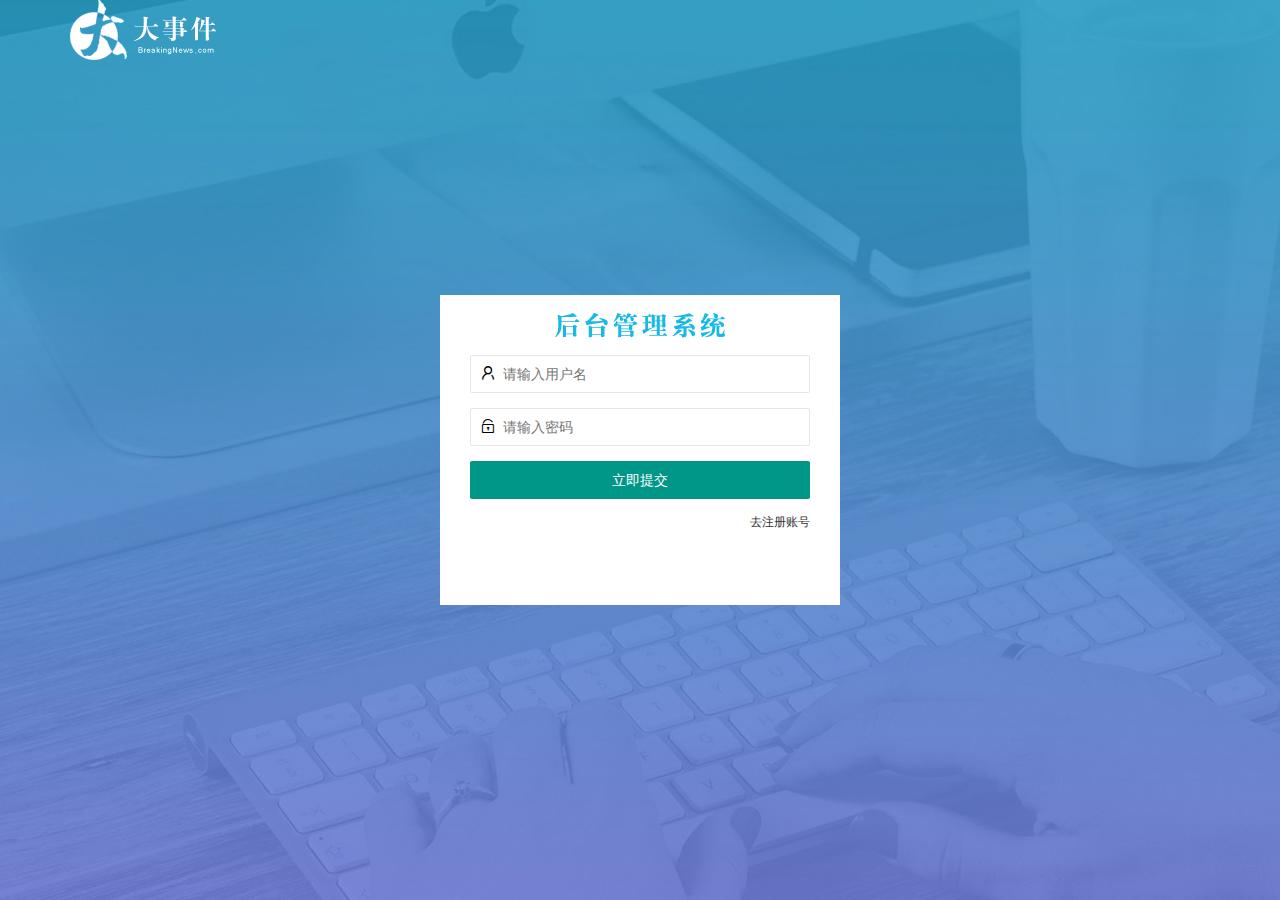
<file: login.html>
<!DOCTYPE html>
<html lang="en">

<head>
    <meta charset="UTF-8">
    <meta name="viewport" content="width=device-width, initial-scale=1.0">
    <title>大事件-登录、注册</title>
    <link rel="stylesheet" href="./assets/lib/layui/css/layui.css">
    <link rel="stylesheet" href="./assets/css/login.css">
</head>

<body>
    <div class="layui-main">
        <img src="./assets/images/logo.png" alt="/">
    </div>
    <!-- 登录区域 -->
    <div class="loginAndRegBox">
        <div class="title-box"></div>
        <!-- 登录 -->
        <div class="login-box">
            <form class="layui-form" action="" id="form_login">
                <div class="layui-form-item">
                    <i class="layui-icon layui-icon-username"></i>
                    <input type="text" name="username" required lay-verify="required" placeholder="请输入用户名"
                        autocomplete="off" class="layui-input">
                </div>
                <div class="layui-form-item">
                    <i class="layui-icon layui-icon-password"></i>

                    <input type="password" name="password" required lay-verify="required|pwd" placeholder="请输入密码"
                        autocomplete="off" class="layui-input">
                </div>
                <div class="layui-form-item">
                    <button class="layui-btn layui-btn-fluid layui-btn-fluid" lay-submit
                        lay-filter="formDemo">立即提交</button>

                </div>

                <div class="layui-form-item links">
                    <a href="javascript:;" id="link_reg">去注册账号</a>
                </div>
            </form>

        </div>
        <!-- 注册 -->
        <div class="reg-box">
            <form class="layui-form" action="" id="form_reg">
                <div class="layui-form-item">
                    <i class="layui-icon layui-icon-username"></i>
                    <input type="text" name="username" required lay-verify="required" placeholder="请输入用户名"
                        autocomplete="off" class="layui-input">
                </div>
                <div class="layui-form-item">
                    <i class="layui-icon layui-icon-password"></i>

                    <input type="password" name="password" required lay-verify="required|pwd" placeholder="请输入密码"
                        autocomplete="off" class="layui-input">
                </div>
                <div class="layui-form-item">
                    <i class="layui-icon layui-icon-password"></i>

                    <input type="password" name="repassword" required lay-verify="required|pwd|repwd" placeholder="请再次输入密码"
                        autocomplete="off" class="layui-input">
                </div>
                <div class="layui-form-item">
                    <button class="layui-btn layui-btn-fluid layui-btn-fluid" lay-submit
                        lay-filter="formDemo">立即提交</button>

                </div>

                <div class="layui-form-item links">
                    <a href="javascript:;" id="link_login">去注册账号</a>
                </div>
                </div>
        </form> 

    </div>
    <script src="./assets/lib/layui/layui.all.js"></script>
    <script src="./assets/lib/jquery.js"></script>
    <script src="./assets/js/baseAPI.js"></script>
    <script src="./assets/js/login.js"></script>


</html>
</file>
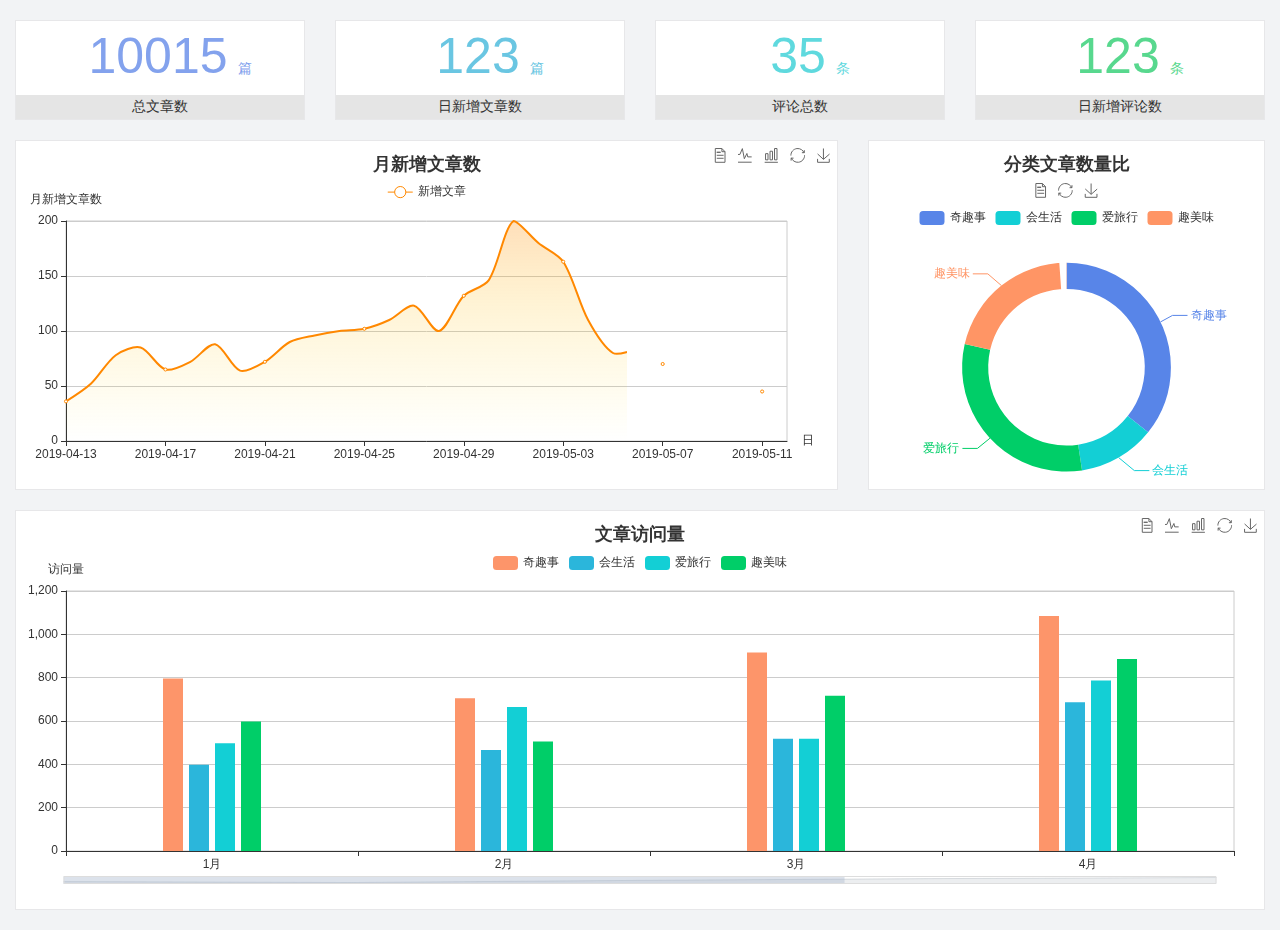
<file: home/dashboard.html>
<!DOCTYPE html>
<html lang="en">

<head>
  <meta charset="UTF-8">
  <meta name="viewport" content="width=device-width, initial-scale=1.0">
  <meta http-equiv="X-UA-Compatible" content="ie=edge">
  <title>图表统计</title>
  <link rel="stylesheet" href="../assets/lib/bootstrap.css" />
  <link rel="stylesheet" href="../assets/lib/main.css" />
  <script src="../assets/lib/jquery.js"></script>
  <script type="text/javascript" src="../assets/lib/echarts.min.js"></script>
</head>

<body>
  <div class="container-fluid">
    <div class="row spannel_list">
      <div class="col-sm-3 col-xs-6">
        <div class="spannel">
          <em>10015</em><span>篇</span>
          <b>总文章数</b>
        </div>
      </div>
      <div class="col-sm-3 col-xs-6">
        <div class="spannel scolor01">
          <em>123</em><span>篇</span>
          <b>日新增文章数</b>
        </div>
      </div>
      <div class="col-sm-3 col-xs-6">
        <div class="spannel scolor02">
          <em>35</em><span>条</span>
          <b>评论总数</b>
        </div>
      </div>
      <div class="col-sm-3 col-xs-6">
        <div class="spannel scolor03">
          <em>123</em><span>条</span>
          <b>日新增评论数</b>
        </div>
      </div>
    </div>
  </div>

  <div class="container-fluid">
    <div class="row curve-pie">
      <div class="col-lg-8 col-md-8">
        <div class="gragh_pannel" id="curve_show"></div>
      </div>
      <div class="col-lg-4 col-md-4">
        <div class="gragh_pannel" id="pie_show"></div>
      </div>
    </div>
  </div>

  <div class="container-fluid">
    <div class="column_pannel" id="column_show"></div>
  </div>

  <script>
    var oChart = echarts.init(document.getElementById('curve_show'));
    var aList_all = [
      { 'count': 36, 'date': '2019-04-13' },
      { 'count': 52, 'date': '2019-04-14' },
      { 'count': 78, 'date': '2019-04-15' },
      { 'count': 85, 'date': '2019-04-16' },
      { 'count': 65, 'date': '2019-04-17' },
      { 'count': 72, 'date': '2019-04-18' },
      { 'count': 88, 'date': '2019-04-19' },
      { 'count': 64, 'date': '2019-04-20' },
      { 'count': 72, 'date': '2019-04-21' },
      { 'count': 90, 'date': '2019-04-22' },
      { 'count': 96, 'date': '2019-04-23' },
      { 'count': 100, 'date': '2019-04-24' },
      { 'count': 102, 'date': '2019-04-25' },
      { 'count': 110, 'date': '2019-04-26' },
      { 'count': 123, 'date': '2019-04-27' },
      { 'count': 100, 'date': '2019-04-28' },
      { 'count': 132, 'date': '2019-04-29' },
      { 'count': 146, 'date': '2019-04-30' },
      { 'count': 200, 'date': '2019-05-01' },
      { 'count': 180, 'date': '2019-05-02' },
      { 'count': 163, 'date': '2019-05-03' },
      { 'count': 110, 'date': '2019-05-04' },
      { 'count': 80, 'date': '2019-05-05' },
      { 'count': 82, 'date': '2019-05-06' },
      { 'count': 70, 'date': '2019-05-07' },
      { 'count': 65, 'date': '2019-05-08' },
      { 'count': 54, 'date': '2019-05-09' },
      { 'count': 40, 'date': '2019-05-10' },
      { 'count': 45, 'date': '2019-05-11' },
      { 'count': 38, 'date': '2019-05-12' },
    ];

    let aCount = [];
    let aDate = [];

    for (var i = 0; i < aList_all.length; i++) {
      aCount.push(aList_all[i].count);
      aDate.push(aList_all[i].date);
    }

    var chartopt = {
      title: {
        text: '月新增文章数',
        left: 'center',
        top: '10'
      },
      tooltip: {
        trigger: 'axis'
      },
      legend: {
        data: ['新增文章'],
        top: '40'
      },
      toolbox: {
        show: true,
        feature: {
          mark: { show: true },
          dataView: { show: true, readOnly: false },
          magicType: { show: true, type: ['line', 'bar'] },
          restore: { show: true },
          saveAsImage: { show: true }
        }
      },
      calculable: true,
      xAxis: [
        {
          name: '日',
          type: 'category',
          boundaryGap: false,
          data: aDate
        }
      ],
      yAxis: [
        {
          name: '月新增文章数',
          type: 'value'
        }
      ],
      series: [
        {
          name: '新增文章',
          type: 'line',
          smooth: true,
          itemStyle: { normal: { areaStyle: { type: 'default' }, color: '#f80' }, lineStyle: { color: '#f80' } },
          data: aCount
        }],
      areaStyle: {
        normal: {
          color: new echarts.graphic.LinearGradient(0, 0, 0, 1, [{
            offset: 0,
            color: 'rgba(255,136,0,0.39)'
          }, {
            offset: .34,
            color: 'rgba(255,180,0,0.25)'
          }, {
            offset: 1,
            color: 'rgba(255,222,0,0.00)'
          }])

        }
      },
      grid: {
        show: true,
        x: 50,
        x2: 50,
        y: 80,
        height: 220
      }
    };

    oChart.setOption(chartopt);


    var oPie = echarts.init(document.getElementById('pie_show'));
    var oPieopt =
    {
      title: {
        top: 10,
        text: '分类文章数量比',
        x: 'center'
      },
      tooltip: {
        trigger: 'item',
        formatter: "{a} <br/>{b} : {c} ({d}%)"
      },
      color: ['#5885e8', '#13cfd5', '#00ce68', '#ff9565'],
      legend: {
        x: 'center',
        top: 65,
        data: ['奇趣事', '会生活', '爱旅行', '趣美味']
      },
      toolbox: {
        show: true,
        x: 'center',
        top: 35,
        feature: {
          mark: { show: true },
          dataView: { show: true, readOnly: false },
          magicType: {
            show: true,
            type: ['pie', 'funnel'],
            option: {
              funnel: {
                x: '25%',
                width: '50%',
                funnelAlign: 'left',
                max: 1548
              }
            }
          },
          restore: { show: true },
          saveAsImage: { show: true }
        }
      },
      calculable: true,
      series: [
        {
          name: '访问来源',
          type: 'pie',
          radius: ['45%', '60%'],
          center: ['50%', '65%'],
          data: [
            { value: 300, name: '奇趣事' },
            { value: 100, name: '会生活' },
            { value: 260, name: '爱旅行' },
            { value: 180, name: '趣美味' }
          ]
        }
      ]
    };
    oPie.setOption(oPieopt);



    var oColumn = this.echarts.init(document.getElementById('column_show'));
    var oColumnopt =
    {
      title: {
        text: '文章访问量',
        left: 'center',
        top: '10'
      },
      tooltip: {
        trigger: 'axis'
      },
      legend: {
        data: ['奇趣事', '会生活', '爱旅行', '趣美味'],
        top: '40'
      },
      toolbox: {
        show: true,
        feature: {
          mark: { show: true },
          dataView: { show: true, readOnly: false },
          magicType: { show: true, type: ['line', 'bar'] },
          restore: { show: true },
          saveAsImage: { show: true }
        }
      },
      calculable: true,
      xAxis: [
        {
          type: 'category',
          data: ['1月', '2月', '3月', '4月', '5月']
        }
      ],
      yAxis: [
        {
          name: '访问量',
          type: 'value'
        }
      ],
      series: [
        {
          name: '奇趣事',
          type: 'bar',
          barWidth: 20,
          itemStyle: {
            normal: { areaStyle: { type: 'default' }, color: '#fd956a' }
          },
          data: [800, 708, 920, 1090, 1200]
        },
        {
          name: '会生活',
          type: 'bar',
          barWidth: 20,
          itemStyle: {
            normal: { areaStyle: { type: 'default' }, color: '#2bb6db' }
          },
          data: [400, 468, 520, 690, 800]
        },
        {
          name: '爱旅行',
          type: 'bar',
          barWidth: 20,
          itemStyle: {
            normal: { areaStyle: { type: 'default' }, color: '#13cfd5' }
          },
          data: [500, 668, 520, 790, 900]
        },
        {
          name: '趣美味',
          type: 'bar',
          barWidth: 20,
          itemStyle: {
            normal: { areaStyle: { type: 'default' }, color: '#00ce68' }
          },
          data: [600, 508, 720, 890, 1000]
        }
      ],
      grid: {
        show: true,
        x: 50,
        x2: 30,
        y: 80,
        height: 260
      },
      dataZoom: [//给x轴设置滚动条
        {
          start: 0,//默认为0
          end: 100 - 1000 / 31,//默认为100
          type: 'slider',
          show: true,
          xAxisIndex: [0],
          handleSize: 0,//滑动条的 左右2个滑动条的大小
          height: 8,//组件高度
          left: 45, //左边的距离
          right: 50,//右边的距离
          bottom: 26,//右边的距离
          handleColor: '#ddd',//h滑动图标的颜色
          handleStyle: {
            borderColor: "#cacaca",
            borderWidth: "1",
            shadowBlur: 2,
            background: "#ddd",
            shadowColor: "#ddd",
          }
        }]
    };
    oColumn.setOption(oColumnopt);
  </script>
</body>

</html>
</file>
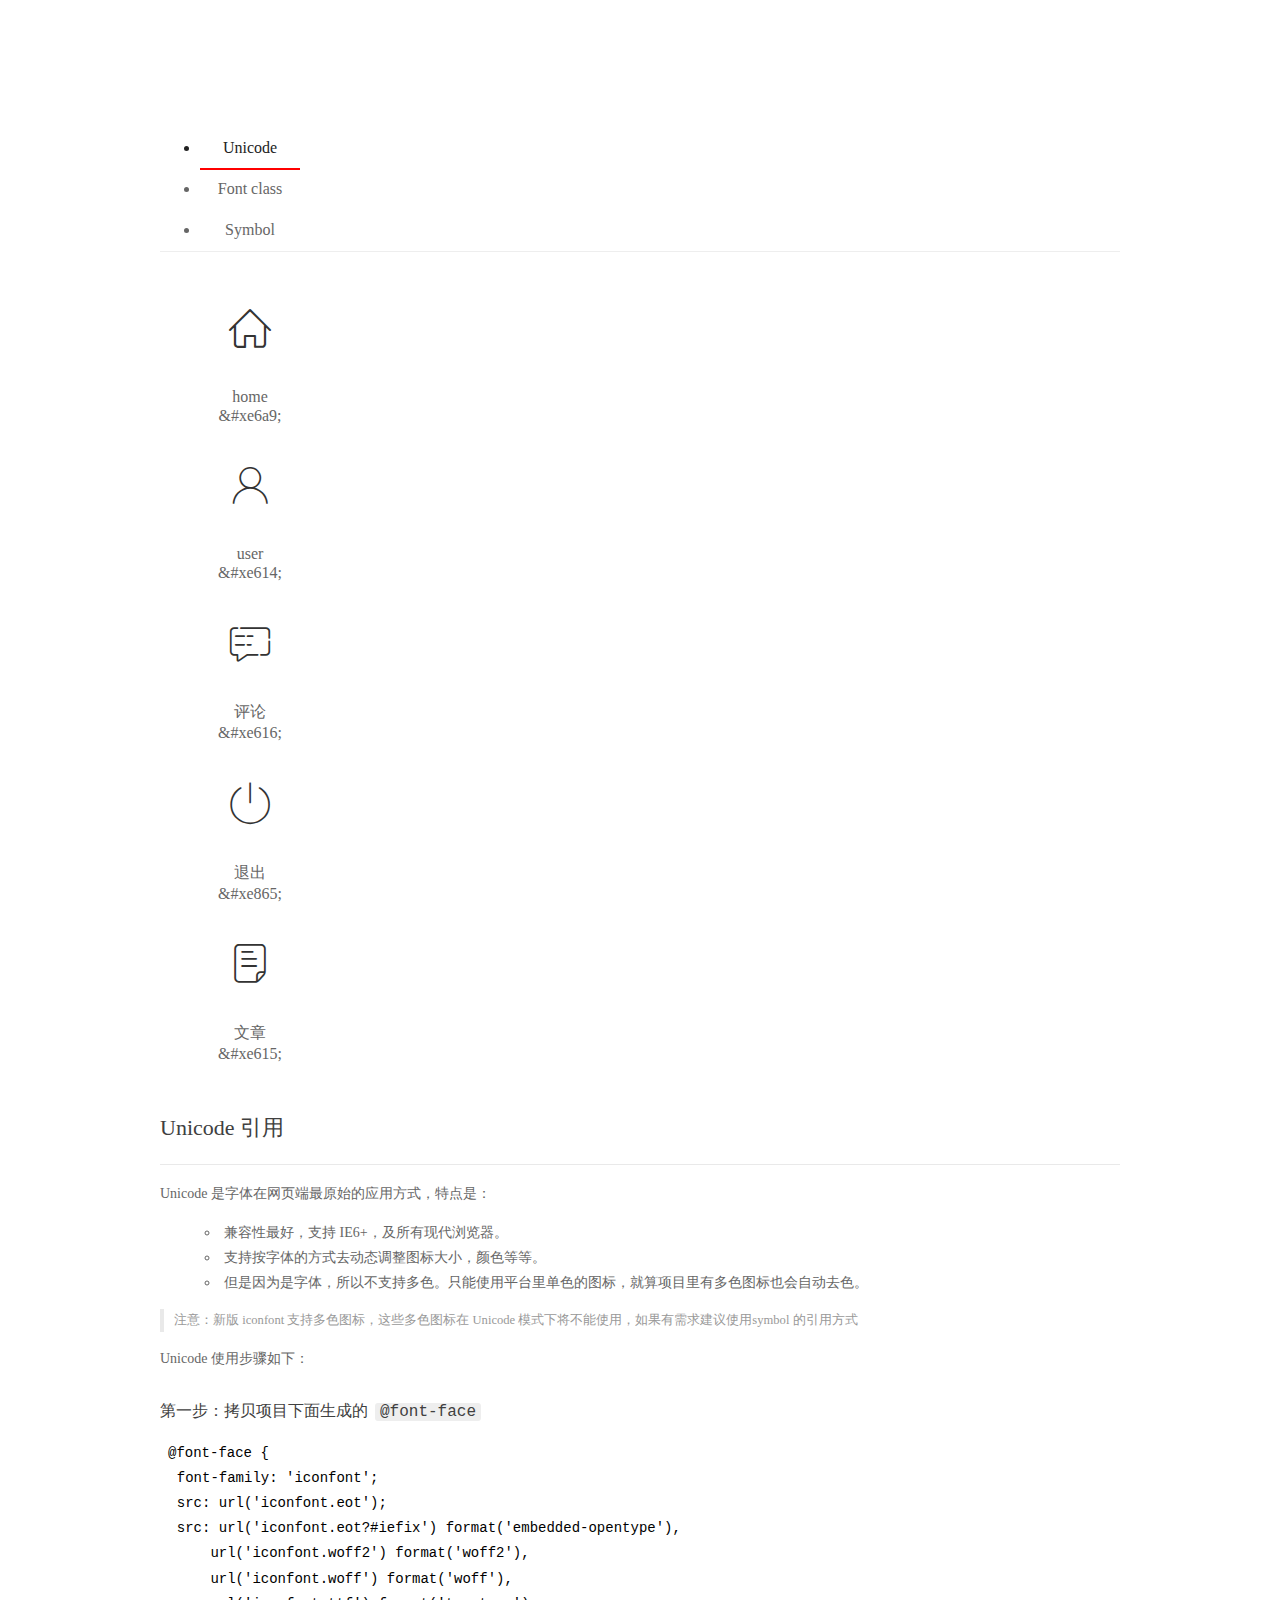
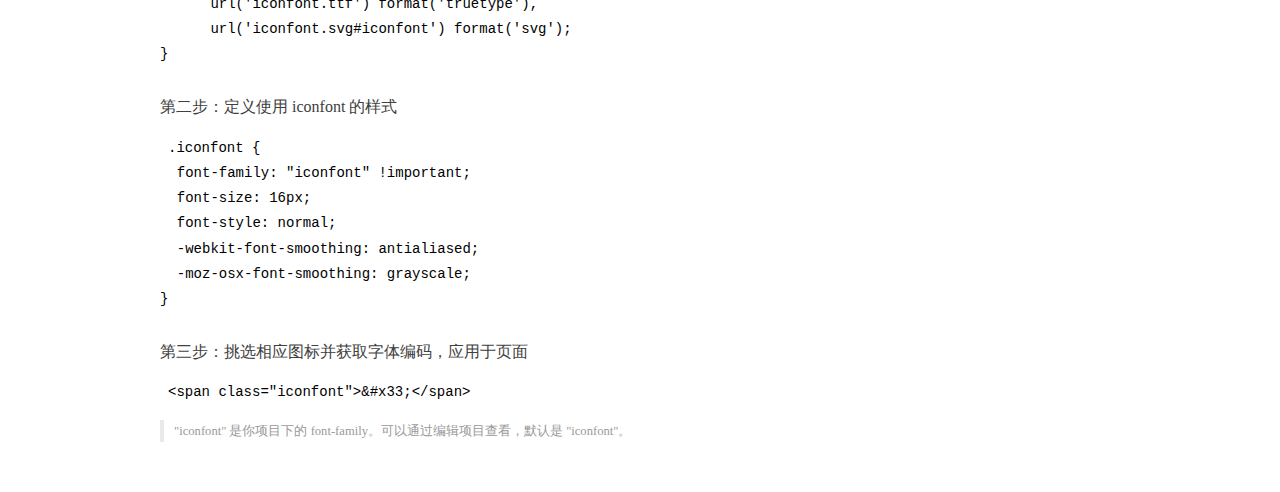
<file: assets/fonts/demo_index.html>
<!DOCTYPE html>
<html>
<head>
  <meta charset="utf-8"/>
  <title>IconFont Demo</title>
  <link rel="shortcut icon" href="https://gtms04.alicdn.com/tps/i4/TB1_oz6GVXXXXaFXpXXJDFnIXXX-64-64.ico" type="image/x-icon"/>
  <link rel="stylesheet" href="https://g.alicdn.com/thx/cube/1.3.2/cube.min.css">
  <link rel="stylesheet" href="demo.css">
  <link rel="stylesheet" href="iconfont.css">
  <script src="iconfont.js"></script>
  <!-- jQuery -->
  <script src="https://a1.alicdn.com/oss/uploads/2018/12/26/7bfddb60-08e8-11e9-9b04-53e73bb6408b.js"></script>
  <!-- 代码高亮 -->
  <script src="https://a1.alicdn.com/oss/uploads/2018/12/26/a3f714d0-08e6-11e9-8a15-ebf944d7534c.js"></script>
</head>
<body>
  <div class="main">
    <h1 class="logo"><a href="https://www.iconfont.cn/" title="iconfont 首页" target="_blank">&#xe86b;</a></h1>
    <div class="nav-tabs">
      <ul id="tabs" class="dib-box">
        <li class="dib active"><span>Unicode</span></li>
        <li class="dib"><span>Font class</span></li>
        <li class="dib"><span>Symbol</span></li>
      </ul>
      
    </div>
    <div class="tab-container">
      <div class="content unicode" style="display: block;">
          <ul class="icon_lists dib-box">
          
            <li class="dib">
              <span class="icon iconfont">&#xe6a9;</span>
                <div class="name">home</div>
                <div class="code-name">&amp;#xe6a9;</div>
              </li>
          
            <li class="dib">
              <span class="icon iconfont">&#xe614;</span>
                <div class="name">user</div>
                <div class="code-name">&amp;#xe614;</div>
              </li>
          
            <li class="dib">
              <span class="icon iconfont">&#xe616;</span>
                <div class="name">评论</div>
                <div class="code-name">&amp;#xe616;</div>
              </li>
          
            <li class="dib">
              <span class="icon iconfont">&#xe865;</span>
                <div class="name">退出</div>
                <div class="code-name">&amp;#xe865;</div>
              </li>
          
            <li class="dib">
              <span class="icon iconfont">&#xe615;</span>
                <div class="name">文章</div>
                <div class="code-name">&amp;#xe615;</div>
              </li>
          
          </ul>
          <div class="article markdown">
          <h2 id="unicode-">Unicode 引用</h2>
          <hr>

          <p>Unicode 是字体在网页端最原始的应用方式，特点是：</p>
          <ul>
            <li>兼容性最好，支持 IE6+，及所有现代浏览器。</li>
            <li>支持按字体的方式去动态调整图标大小，颜色等等。</li>
            <li>但是因为是字体，所以不支持多色。只能使用平台里单色的图标，就算项目里有多色图标也会自动去色。</li>
          </ul>
          <blockquote>
            <p>注意：新版 iconfont 支持多色图标，这些多色图标在 Unicode 模式下将不能使用，如果有需求建议使用symbol 的引用方式</p>
          </blockquote>
          <p>Unicode 使用步骤如下：</p>
          <h3 id="-font-face">第一步：拷贝项目下面生成的 <code>@font-face</code></h3>
<pre><code class="language-css"
>@font-face {
  font-family: 'iconfont';
  src: url('iconfont.eot');
  src: url('iconfont.eot?#iefix') format('embedded-opentype'),
      url('iconfont.woff2') format('woff2'),
      url('iconfont.woff') format('woff'),
      url('iconfont.ttf') format('truetype'),
      url('iconfont.svg#iconfont') format('svg');
}
</code></pre>
          <h3 id="-iconfont-">第二步：定义使用 iconfont 的样式</h3>
<pre><code class="language-css"
>.iconfont {
  font-family: "iconfont" !important;
  font-size: 16px;
  font-style: normal;
  -webkit-font-smoothing: antialiased;
  -moz-osx-font-smoothing: grayscale;
}
</code></pre>
          <h3 id="-">第三步：挑选相应图标并获取字体编码，应用于页面</h3>
<pre>
<code class="language-html"
>&lt;span class="iconfont"&gt;&amp;#x33;&lt;/span&gt;
</code></pre>
          <blockquote>
            <p>"iconfont" 是你项目下的 font-family。可以通过编辑项目查看，默认是 "iconfont"。</p>
          </blockquote>
          </div>
      </div>
      <div class="content font-class">
        <ul class="icon_lists dib-box">
          
          <li class="dib">
            <span class="icon iconfont icon-home"></span>
            <div class="name">
              home
            </div>
            <div class="code-name">.icon-home
            </div>
          </li>
          
          <li class="dib">
            <span class="icon iconfont icon-user"></span>
            <div class="name">
              user
            </div>
            <div class="code-name">.icon-user
            </div>
          </li>
          
          <li class="dib">
            <span class="icon iconfont icon-pinglun"></span>
            <div class="name">
              评论
            </div>
            <div class="code-name">.icon-pinglun
            </div>
          </li>
          
          <li class="dib">
            <span class="icon iconfont icon-tuichu"></span>
            <div class="name">
              退出
            </div>
            <div class="code-name">.icon-tuichu
            </div>
          </li>
          
          <li class="dib">
            <span class="icon iconfont icon-16"></span>
            <div class="name">
              文章
            </div>
            <div class="code-name">.icon-16
            </div>
          </li>
          
        </ul>
        <div class="article markdown">
        <h2 id="font-class-">font-class 引用</h2>
        <hr>

        <p>font-class 是 Unicode 使用方式的一种变种，主要是解决 Unicode 书写不直观，语意不明确的问题。</p>
        <p>与 Unicode 使用方式相比，具有如下特点：</p>
        <ul>
          <li>兼容性良好，支持 IE8+，及所有现代浏览器。</li>
          <li>相比于 Unicode 语意明确，书写更直观。可以很容易分辨这个 icon 是什么。</li>
          <li>因为使用 class 来定义图标，所以当要替换图标时，只需要修改 class 里面的 Unicode 引用。</li>
          <li>不过因为本质上还是使用的字体，所以多色图标还是不支持的。</li>
        </ul>
        <p>使用步骤如下：</p>
        <h3 id="-fontclass-">第一步：引入项目下面生成的 fontclass 代码：</h3>
<pre><code class="language-html">&lt;link rel="stylesheet" href="./iconfont.css"&gt;
</code></pre>
        <h3 id="-">第二步：挑选相应图标并获取类名，应用于页面：</h3>
<pre><code class="language-html">&lt;span class="iconfont icon-xxx"&gt;&lt;/span&gt;
</code></pre>
        <blockquote>
          <p>"
            iconfont" 是你项目下的 font-family。可以通过编辑项目查看，默认是 "iconfont"。</p>
        </blockquote>
      </div>
      </div>
      <div class="content symbol">
          <ul class="icon_lists dib-box">
          
            <li class="dib">
                <svg class="icon svg-icon" aria-hidden="true">
                  <use xlink:href="#icon-home"></use>
                </svg>
                <div class="name">home</div>
                <div class="code-name">#icon-home</div>
            </li>
          
            <li class="dib">
                <svg class="icon svg-icon" aria-hidden="true">
                  <use xlink:href="#icon-user"></use>
                </svg>
                <div class="name">user</div>
                <div class="code-name">#icon-user</div>
            </li>
          
            <li class="dib">
                <svg class="icon svg-icon" aria-hidden="true">
                  <use xlink:href="#icon-pinglun"></use>
                </svg>
                <div class="name">评论</div>
                <div class="code-name">#icon-pinglun</div>
            </li>
          
            <li class="dib">
                <svg class="icon svg-icon" aria-hidden="true">
                  <use xlink:href="#icon-tuichu"></use>
                </svg>
                <div class="name">退出</div>
                <div class="code-name">#icon-tuichu</div>
            </li>
          
            <li class="dib">
                <svg class="icon svg-icon" aria-hidden="true">
                  <use xlink:href="#icon-16"></use>
                </svg>
                <div class="name">文章</div>
                <div class="code-name">#icon-16</div>
            </li>
          
          </ul>
          <div class="article markdown">
          <h2 id="symbol-">Symbol 引用</h2>
          <hr>

          <p>这是一种全新的使用方式，应该说这才是未来的主流，也是平台目前推荐的用法。相关介绍可以参考这篇<a href="">文章</a>
            这种用法其实是做了一个 SVG 的集合，与另外两种相比具有如下特点：</p>
          <ul>
            <li>支持多色图标了，不再受单色限制。</li>
            <li>通过一些技巧，支持像字体那样，通过 <code>font-size</code>, <code>color</code> 来调整样式。</li>
            <li>兼容性较差，支持 IE9+，及现代浏览器。</li>
            <li>浏览器渲染 SVG 的性能一般，还不如 png。</li>
          </ul>
          <p>使用步骤如下：</p>
          <h3 id="-symbol-">第一步：引入项目下面生成的 symbol 代码：</h3>
<pre><code class="language-html">&lt;script src="./iconfont.js"&gt;&lt;/script&gt;
</code></pre>
          <h3 id="-css-">第二步：加入通用 CSS 代码（引入一次就行）：</h3>
<pre><code class="language-html">&lt;style&gt;
.icon {
  width: 1em;
  height: 1em;
  vertical-align: -0.15em;
  fill: currentColor;
  overflow: hidden;
}
&lt;/style&gt;
</code></pre>
          <h3 id="-">第三步：挑选相应图标并获取类名，应用于页面：</h3>
<pre><code class="language-html">&lt;svg class="icon" aria-hidden="true"&gt;
  &lt;use xlink:href="#icon-xxx"&gt;&lt;/use&gt;
&lt;/svg&gt;
</code></pre>
          </div>
      </div>

    </div>
  </div>
  <script>
  $(document).ready(function () {
      $('.tab-container .content:first').show()

      $('#tabs li').click(function (e) {
        var tabContent = $('.tab-container .content')
        var index = $(this).index()

        if ($(this).hasClass('active')) {
          return
        } else {
          $('#tabs li').removeClass('active')
          $(this).addClass('active')

          tabContent.hide().eq(index).fadeIn()
        }
      })
    })
  </script>
</body>
</html>
</file>
<file: assets/lib/layui/css/layui.css>
/** layui-v2.5.5 MIT License By https://www.layui.com */
 .layui-inline,img{display:inline-block;vertical-align:middle}h1,h2,h3,h4,h5,h6{font-weight:400}.layui-edge,.layui-header,.layui-inline,.layui-main{position:relative}.layui-body,.layui-edge,.layui-elip{overflow:hidden}.layui-btn,.layui-edge,.layui-inline,img{vertical-align:middle}.layui-btn,.layui-disabled,.layui-icon,.layui-unselect{-moz-user-select:none;-webkit-user-select:none;-ms-user-select:none}.layui-elip,.layui-form-checkbox span,.layui-form-pane .layui-form-label{text-overflow:ellipsis;white-space:nowrap}.layui-breadcrumb,.layui-tree-btnGroup{visibility:hidden}blockquote,body,button,dd,div,dl,dt,form,h1,h2,h3,h4,h5,h6,input,li,ol,p,pre,td,textarea,th,ul{margin:0;padding:0;-webkit-tap-highlight-color:rgba(0,0,0,0)}a:active,a:hover{outline:0}img{border:none}li{list-style:none}table{border-collapse:collapse;border-spacing:0}h4,h5,h6{font-size:100%}button,input,optgroup,option,select,textarea{font-family:inherit;font-size:inherit;font-style:inherit;font-weight:inherit;outline:0}pre{white-space:pre-wrap;white-space:-moz-pre-wrap;white-space:-pre-wrap;white-space:-o-pre-wrap;word-wrap:break-word}body{line-height:24px;font:14px Helvetica Neue,Helvetica,PingFang SC,Tahoma,Arial,sans-serif}hr{height:1px;margin:10px 0;border:0;clear:both}a{color:#333;text-decoration:none}a:hover{color:#777}a cite{font-style:normal;*cursor:pointer}.layui-border-box,.layui-border-box *{box-sizing:border-box}.layui-box,.layui-box *{box-sizing:content-box}.layui-clear{clear:both;*zoom:1}.layui-clear:after{content:'\20';clear:both;*zoom:1;display:block;height:0}.layui-inline{*display:inline;*zoom:1}.layui-edge{display:inline-block;width:0;height:0;border-width:6px;border-style:dashed;border-color:transparent}.layui-edge-top{top:-4px;border-bottom-color:#999;border-bottom-style:solid}.layui-edge-right{border-left-color:#999;border-left-style:solid}.layui-edge-bottom{top:2px;border-top-color:#999;border-top-style:solid}.layui-edge-left{border-right-color:#999;border-right-style:solid}.layui-disabled,.layui-disabled:hover{color:#d2d2d2!important;cursor:not-allowed!important}.layui-circle{border-radius:100%}.layui-show{display:block!important}.layui-hide{display:none!important}@font-face{font-family:layui-icon;src:url(../font/iconfont.eot?v=250);src:url(../font/iconfont.eot?v=250#iefix) format('embedded-opentype'),url(../font/iconfont.woff2?v=250) format('woff2'),url(../font/iconfont.woff?v=250) format('woff'),url(../font/iconfont.ttf?v=250) format('truetype'),url(../font/iconfont.svg?v=250#layui-icon) format('svg')}.layui-icon{font-family:layui-icon!important;font-size:16px;font-style:normal;-webkit-font-smoothing:antialiased;-moz-osx-font-smoothing:grayscale}.layui-icon-reply-fill:before{content:"\e611"}.layui-icon-set-fill:before{content:"\e614"}.layui-icon-menu-fill:before{content:"\e60f"}.layui-icon-search:before{content:"\e615"}.layui-icon-share:before{content:"\e641"}.layui-icon-set-sm:before{content:"\e620"}.layui-icon-engine:before{content:"\e628"}.layui-icon-close:before{content:"\1006"}.layui-icon-close-fill:before{content:"\1007"}.layui-icon-chart-screen:before{content:"\e629"}.layui-icon-star:before{content:"\e600"}.layui-icon-circle-dot:before{content:"\e617"}.layui-icon-chat:before{content:"\e606"}.layui-icon-release:before{content:"\e609"}.layui-icon-list:before{content:"\e60a"}.layui-icon-chart:before{content:"\e62c"}.layui-icon-ok-circle:before{content:"\1005"}.layui-icon-layim-theme:before{content:"\e61b"}.layui-icon-table:before{content:"\e62d"}.layui-icon-right:before{content:"\e602"}.layui-icon-left:before{content:"\e603"}.layui-icon-cart-simple:before{content:"\e698"}.layui-icon-face-cry:before{content:"\e69c"}.layui-icon-face-smile:before{content:"\e6af"}.layui-icon-survey:before{content:"\e6b2"}.layui-icon-tree:before{content:"\e62e"}.layui-icon-upload-circle:before{content:"\e62f"}.layui-icon-add-circle:before{content:"\e61f"}.layui-icon-download-circle:before{content:"\e601"}.layui-icon-templeate-1:before{content:"\e630"}.layui-icon-util:before{content:"\e631"}.layui-icon-face-surprised:before{content:"\e664"}.layui-icon-edit:before{content:"\e642"}.layui-icon-speaker:before{content:"\e645"}.layui-icon-down:before{content:"\e61a"}.layui-icon-file:before{content:"\e621"}.layui-icon-layouts:before{content:"\e632"}.layui-icon-rate-half:before{content:"\e6c9"}.layui-icon-add-circle-fine:before{content:"\e608"}.layui-icon-prev-circle:before{content:"\e633"}.layui-icon-read:before{content:"\e705"}.layui-icon-404:before{content:"\e61c"}.layui-icon-carousel:before{content:"\e634"}.layui-icon-help:before{content:"\e607"}.layui-icon-code-circle:before{content:"\e635"}.layui-icon-water:before{content:"\e636"}.layui-icon-username:before{content:"\e66f"}.layui-icon-find-fill:before{content:"\e670"}.layui-icon-about:before{content:"\e60b"}.layui-icon-location:before{content:"\e715"}.layui-icon-up:before{content:"\e619"}.layui-icon-pause:before{content:"\e651"}.layui-icon-date:before{content:"\e637"}.layui-icon-layim-uploadfile:before{content:"\e61d"}.layui-icon-delete:before{content:"\e640"}.layui-icon-play:before{content:"\e652"}.layui-icon-top:before{content:"\e604"}.layui-icon-friends:before{content:"\e612"}.layui-icon-refresh-3:before{content:"\e9aa"}.layui-icon-ok:before{content:"\e605"}.layui-icon-layer:before{content:"\e638"}.layui-icon-face-smile-fine:before{content:"\e60c"}.layui-icon-dollar:before{content:"\e659"}.layui-icon-group:before{content:"\e613"}.layui-icon-layim-download:before{content:"\e61e"}.layui-icon-picture-fine:before{content:"\e60d"}.layui-icon-link:before{content:"\e64c"}.layui-icon-diamond:before{content:"\e735"}.layui-icon-log:before{content:"\e60e"}.layui-icon-rate-solid:before{content:"\e67a"}.layui-icon-fonts-del:before{content:"\e64f"}.layui-icon-unlink:before{content:"\e64d"}.layui-icon-fonts-clear:before{content:"\e639"}.layui-icon-triangle-r:before{content:"\e623"}.layui-icon-circle:before{content:"\e63f"}.layui-icon-radio:before{content:"\e643"}.layui-icon-align-center:before{content:"\e647"}.layui-icon-align-right:before{content:"\e648"}.layui-icon-align-left:before{content:"\e649"}.layui-icon-loading-1:before{content:"\e63e"}.layui-icon-return:before{content:"\e65c"}.layui-icon-fonts-strong:before{content:"\e62b"}.layui-icon-upload:before{content:"\e67c"}.layui-icon-dialogue:before{content:"\e63a"}.layui-icon-video:before{content:"\e6ed"}.layui-icon-headset:before{content:"\e6fc"}.layui-icon-cellphone-fine:before{content:"\e63b"}.layui-icon-add-1:before{content:"\e654"}.layui-icon-face-smile-b:before{content:"\e650"}.layui-icon-fonts-html:before{content:"\e64b"}.layui-icon-form:before{content:"\e63c"}.layui-icon-cart:before{content:"\e657"}.layui-icon-camera-fill:before{content:"\e65d"}.layui-icon-tabs:before{content:"\e62a"}.layui-icon-fonts-code:before{content:"\e64e"}.layui-icon-fire:before{content:"\e756"}.layui-icon-set:before{content:"\e716"}.layui-icon-fonts-u:before{content:"\e646"}.layui-icon-triangle-d:before{content:"\e625"}.layui-icon-tips:before{content:"\e702"}.layui-icon-picture:before{content:"\e64a"}.layui-icon-more-vertical:before{content:"\e671"}.layui-icon-flag:before{content:"\e66c"}.layui-icon-loading:before{content:"\e63d"}.layui-icon-fonts-i:before{content:"\e644"}.layui-icon-refresh-1:before{content:"\e666"}.layui-icon-rmb:before{content:"\e65e"}.layui-icon-home:before{content:"\e68e"}.layui-icon-user:before{content:"\e770"}.layui-icon-notice:before{content:"\e667"}.layui-icon-login-weibo:before{content:"\e675"}.layui-icon-voice:before{content:"\e688"}.layui-icon-upload-drag:before{content:"\e681"}.layui-icon-login-qq:before{content:"\e676"}.layui-icon-snowflake:before{content:"\e6b1"}.layui-icon-file-b:before{content:"\e655"}.layui-icon-template:before{content:"\e663"}.layui-icon-auz:before{content:"\e672"}.layui-icon-console:before{content:"\e665"}.layui-icon-app:before{content:"\e653"}.layui-icon-prev:before{content:"\e65a"}.layui-icon-website:before{content:"\e7ae"}.layui-icon-next:before{content:"\e65b"}.layui-icon-component:before{content:"\e857"}.layui-icon-more:before{content:"\e65f"}.layui-icon-login-wechat:before{content:"\e677"}.layui-icon-shrink-right:before{content:"\e668"}.layui-icon-spread-left:before{content:"\e66b"}.layui-icon-camera:before{content:"\e660"}.layui-icon-note:before{content:"\e66e"}.layui-icon-refresh:before{content:"\e669"}.layui-icon-female:before{content:"\e661"}.layui-icon-male:before{content:"\e662"}.layui-icon-password:before{content:"\e673"}.layui-icon-senior:before{content:"\e674"}.layui-icon-theme:before{content:"\e66a"}.layui-icon-tread:before{content:"\e6c5"}.layui-icon-praise:before{content:"\e6c6"}.layui-icon-star-fill:before{content:"\e658"}.layui-icon-rate:before{content:"\e67b"}.layui-icon-template-1:before{content:"\e656"}.layui-icon-vercode:before{content:"\e679"}.layui-icon-cellphone:before{content:"\e678"}.layui-icon-screen-full:before{content:"\e622"}.layui-icon-screen-restore:before{content:"\e758"}.layui-icon-cols:before{content:"\e610"}.layui-icon-export:before{content:"\e67d"}.layui-icon-print:before{content:"\e66d"}.layui-icon-slider:before{content:"\e714"}.layui-icon-addition:before{content:"\e624"}.layui-icon-subtraction:before{content:"\e67e"}.layui-icon-service:before{content:"\e626"}.layui-icon-transfer:before{content:"\e691"}.layui-main{width:1140px;margin:0 auto}.layui-header{z-index:1000;height:60px}.layui-header a:hover{transition:all .5s;-webkit-transition:all .5s}.layui-side{position:fixed;left:0;top:0;bottom:0;z-index:999;width:200px;overflow-x:hidden}.layui-side-scroll{position:relative;width:220px;height:100%;overflow-x:hidden}.layui-body{position:absolute;left:200px;right:0;top:0;bottom:0;z-index:998;width:auto;overflow-y:auto;box-sizing:border-box}.layui-layout-body{overflow:hidden}.layui-layout-admin .layui-header{background-color:#23262E}.layui-layout-admin .layui-side{top:60px;width:200px;overflow-x:hidden}.layui-layout-admin .layui-body{position:fixed;top:60px;bottom:44px}.layui-layout-admin .layui-main{width:auto;margin:0 15px}.layui-layout-admin .layui-footer{position:fixed;left:200px;right:0;bottom:0;height:44px;line-height:44px;padding:0 15px;background-color:#eee}.layui-layout-admin .layui-logo{position:absolute;left:0;top:0;width:200px;height:100%;line-height:60px;text-align:center;color:#009688;font-size:16px}.layui-layout-admin .layui-header .layui-nav{background:0 0}.layui-layout-left{position:absolute!important;left:200px;top:0}.layui-layout-right{position:absolute!important;right:0;top:0}.layui-container{position:relative;margin:0 auto;padding:0 15px;box-sizing:border-box}.layui-fluid{position:relative;margin:0 auto;padding:0 15px}.layui-row:after,.layui-row:before{content:'';display:block;clear:both}.layui-col-lg1,.layui-col-lg10,.layui-col-lg11,.layui-col-lg12,.layui-col-lg2,.layui-col-lg3,.layui-col-lg4,.layui-col-lg5,.layui-col-lg6,.layui-col-lg7,.layui-col-lg8,.layui-col-lg9,.layui-col-md1,.layui-col-md10,.layui-col-md11,.layui-col-md12,.layui-col-md2,.layui-col-md3,.layui-col-md4,.layui-col-md5,.layui-col-md6,.layui-col-md7,.layui-col-md8,.layui-col-md9,.layui-col-sm1,.layui-col-sm10,.layui-col-sm11,.layui-col-sm12,.layui-col-sm2,.layui-col-sm3,.layui-col-sm4,.layui-col-sm5,.layui-col-sm6,.layui-col-sm7,.layui-col-sm8,.layui-col-sm9,.layui-col-xs1,.layui-col-xs10,.layui-col-xs11,.layui-col-xs12,.layui-col-xs2,.layui-col-xs3,.layui-col-xs4,.layui-col-xs5,.layui-col-xs6,.layui-col-xs7,.layui-col-xs8,.layui-col-xs9{position:relative;display:block;box-sizing:border-box}.layui-col-xs1,.layui-col-xs10,.layui-col-xs11,.layui-col-xs12,.layui-col-xs2,.layui-col-xs3,.layui-col-xs4,.layui-col-xs5,.layui-col-xs6,.layui-col-xs7,.layui-col-xs8,.layui-col-xs9{float:left}.layui-col-xs1{width:8.33333333%}.layui-col-xs2{width:16.66666667%}.layui-col-xs3{width:25%}.layui-col-xs4{width:33.33333333%}.layui-col-xs5{width:41.66666667%}.layui-col-xs6{width:50%}.layui-col-xs7{width:58.33333333%}.layui-col-xs8{width:66.66666667%}.layui-col-xs9{width:75%}.layui-col-xs10{width:83.33333333%}.layui-col-xs11{width:91.66666667%}.layui-col-xs12{width:100%}.layui-col-xs-offset1{margin-left:8.33333333%}.layui-col-xs-offset2{margin-left:16.66666667%}.layui-col-xs-offset3{margin-left:25%}.layui-col-xs-offset4{margin-left:33.33333333%}.layui-col-xs-offset5{margin-left:41.66666667%}.layui-col-xs-offset6{margin-left:50%}.layui-col-xs-offset7{margin-left:58.33333333%}.layui-col-xs-offset8{margin-left:66.66666667%}.layui-col-xs-offset9{margin-left:75%}.layui-col-xs-offset10{margin-left:83.33333333%}.layui-col-xs-offset11{margin-left:91.66666667%}.layui-col-xs-offset12{margin-left:100%}@media screen and (max-width:768px){.layui-hide-xs{display:none!important}.layui-show-xs-block{display:block!important}.layui-show-xs-inline{display:inline!important}.layui-show-xs-inline-block{display:inline-block!important}}@media screen and (min-width:768px){.layui-container{width:750px}.layui-hide-sm{display:none!important}.layui-show-sm-block{display:block!important}.layui-show-sm-inline{display:inline!important}.layui-show-sm-inline-block{display:inline-block!important}.layui-col-sm1,.layui-col-sm10,.layui-col-sm11,.layui-col-sm12,.layui-col-sm2,.layui-col-sm3,.layui-col-sm4,.layui-col-sm5,.layui-col-sm6,.layui-col-sm7,.layui-col-sm8,.layui-col-sm9{float:left}.layui-col-sm1{width:8.33333333%}.layui-col-sm2{width:16.66666667%}.layui-col-sm3{width:25%}.layui-col-sm4{width:33.33333333%}.layui-col-sm5{width:41.66666667%}.layui-col-sm6{width:50%}.layui-col-sm7{width:58.33333333%}.layui-col-sm8{width:66.66666667%}.layui-col-sm9{width:75%}.layui-col-sm10{width:83.33333333%}.layui-col-sm11{width:91.66666667%}.layui-col-sm12{width:100%}.layui-col-sm-offset1{margin-left:8.33333333%}.layui-col-sm-offset2{margin-left:16.66666667%}.layui-col-sm-offset3{margin-left:25%}.layui-col-sm-offset4{margin-left:33.33333333%}.layui-col-sm-offset5{margin-left:41.66666667%}.layui-col-sm-offset6{margin-left:50%}.layui-col-sm-offset7{margin-left:58.33333333%}.layui-col-sm-offset8{margin-left:66.66666667%}.layui-col-sm-offset9{margin-left:75%}.layui-col-sm-offset10{margin-left:83.33333333%}.layui-col-sm-offset11{margin-left:91.66666667%}.layui-col-sm-offset12{margin-left:100%}}@media screen and (min-width:992px){.layui-container{width:970px}.layui-hide-md{display:none!important}.layui-show-md-block{display:block!important}.layui-show-md-inline{display:inline!important}.layui-show-md-inline-block{display:inline-block!important}.layui-col-md1,.layui-col-md10,.layui-col-md11,.layui-col-md12,.layui-col-md2,.layui-col-md3,.layui-col-md4,.layui-col-md5,.layui-col-md6,.layui-col-md7,.layui-col-md8,.layui-col-md9{float:left}.layui-col-md1{width:8.33333333%}.layui-col-md2{width:16.66666667%}.layui-col-md3{width:25%}.layui-col-md4{width:33.33333333%}.layui-col-md5{width:41.66666667%}.layui-col-md6{width:50%}.layui-col-md7{width:58.33333333%}.layui-col-md8{width:66.66666667%}.layui-col-md9{width:75%}.layui-col-md10{width:83.33333333%}.layui-col-md11{width:91.66666667%}.layui-col-md12{width:100%}.layui-col-md-offset1{margin-left:8.33333333%}.layui-col-md-offset2{margin-left:16.66666667%}.layui-col-md-offset3{margin-left:25%}.layui-col-md-offset4{margin-left:33.33333333%}.layui-col-md-offset5{margin-left:41.66666667%}.layui-col-md-offset6{margin-left:50%}.layui-col-md-offset7{margin-left:58.33333333%}.layui-col-md-offset8{margin-left:66.66666667%}.layui-col-md-offset9{margin-left:75%}.layui-col-md-offset10{margin-left:83.33333333%}.layui-col-md-offset11{margin-left:91.66666667%}.layui-col-md-offset12{margin-left:100%}}@media screen and (min-width:1200px){.layui-container{width:1170px}.layui-hide-lg{display:none!important}.layui-show-lg-block{display:block!important}.layui-show-lg-inline{display:inline!important}.layui-show-lg-inline-block{display:inline-block!important}.layui-col-lg1,.layui-col-lg10,.layui-col-lg11,.layui-col-lg12,.layui-col-lg2,.layui-col-lg3,.layui-col-lg4,.layui-col-lg5,.layui-col-lg6,.layui-col-lg7,.layui-col-lg8,.layui-col-lg9{float:left}.layui-col-lg1{width:8.33333333%}.layui-col-lg2{width:16.66666667%}.layui-col-lg3{width:25%}.layui-col-lg4{width:33.33333333%}.layui-col-lg5{width:41.66666667%}.layui-col-lg6{width:50%}.layui-col-lg7{width:58.33333333%}.layui-col-lg8{width:66.66666667%}.layui-col-lg9{width:75%}.layui-col-lg10{width:83.33333333%}.layui-col-lg11{width:91.66666667%}.layui-col-lg12{width:100%}.layui-col-lg-offset1{margin-left:8.33333333%}.layui-col-lg-offset2{margin-left:16.66666667%}.layui-col-lg-offset3{margin-left:25%}.layui-col-lg-offset4{margin-left:33.33333333%}.layui-col-lg-offset5{margin-left:41.66666667%}.layui-col-lg-offset6{margin-left:50%}.layui-col-lg-offset7{margin-left:58.33333333%}.layui-col-lg-offset8{margin-left:66.66666667%}.layui-col-lg-offset9{margin-left:75%}.layui-col-lg-offset10{margin-left:83.33333333%}.layui-col-lg-offset11{margin-left:91.66666667%}.layui-col-lg-offset12{margin-left:100%}}.layui-col-space1{margin:-.5px}.layui-col-space1>*{padding:.5px}.layui-col-space3{margin:-1.5px}.layui-col-space3>*{padding:1.5px}.layui-col-space5{margin:-2.5px}.layui-col-space5>*{padding:2.5px}.layui-col-space8{margin:-3.5px}.layui-col-space8>*{padding:3.5px}.layui-col-space10{margin:-5px}.layui-col-space10>*{padding:5px}.layui-col-space12{margin:-6px}.layui-col-space12>*{padding:6px}.layui-col-space15{margin:-7.5px}.layui-col-space15>*{padding:7.5px}.layui-col-space18{margin:-9px}.layui-col-space18>*{padding:9px}.layui-col-space20{margin:-10px}.layui-col-space20>*{padding:10px}.layui-col-space22{margin:-11px}.layui-col-space22>*{padding:11px}.layui-col-space25{margin:-12.5px}.layui-col-space25>*{padding:12.5px}.layui-col-space30{margin:-15px}.layui-col-space30>*{padding:15px}.layui-btn,.layui-input,.layui-select,.layui-textarea,.layui-upload-button{outline:0;-webkit-appearance:none;transition:all .3s;-webkit-transition:all .3s;box-sizing:border-box}.layui-elem-quote{margin-bottom:10px;padding:15px;line-height:22px;border-left:5px solid #009688;border-radius:0 2px 2px 0;background-color:#f2f2f2}.layui-quote-nm{border-style:solid;border-width:1px 1px 1px 5px;background:0 0}.layui-elem-field{margin-bottom:10px;padding:0;border-width:1px;border-style:solid}.layui-elem-field legend{margin-left:20px;padding:0 10px;font-size:20px;font-weight:300}.layui-field-title{margin:10px 0 20px;border-width:1px 0 0}.layui-field-box{padding:10px 15px}.layui-field-title .layui-field-box{padding:10px 0}.layui-progress{position:relative;height:6px;border-radius:20px;background-color:#e2e2e2}.layui-progress-bar{position:absolute;left:0;top:0;width:0;max-width:100%;height:6px;border-radius:20px;text-align:right;background-color:#5FB878;transition:all .3s;-webkit-transition:all .3s}.layui-progress-big,.layui-progress-big .layui-progress-bar{height:18px;line-height:18px}.layui-progress-text{position:relative;top:-20px;line-height:18px;font-size:12px;color:#666}.layui-progress-big .layui-progress-text{position:static;padding:0 10px;color:#fff}.layui-collapse{border-width:1px;border-style:solid;border-radius:2px}.layui-colla-content,.layui-colla-item{border-top-width:1px;border-top-style:solid}.layui-colla-item:first-child{border-top:none}.layui-colla-title{position:relative;height:42px;line-height:42px;padding:0 15px 0 35px;color:#333;background-color:#f2f2f2;cursor:pointer;font-size:14px;overflow:hidden}.layui-colla-content{display:none;padding:10px 15px;line-height:22px;color:#666}.layui-colla-icon{position:absolute;left:15px;top:0;font-size:14px}.layui-card{margin-bottom:15px;border-radius:2px;background-color:#fff;box-shadow:0 1px 2px 0 rgba(0,0,0,.05)}.layui-card:last-child{margin-bottom:0}.layui-card-header{position:relative;height:42px;line-height:42px;padding:0 15px;border-bottom:1px solid #f6f6f6;color:#333;border-radius:2px 2px 0 0;font-size:14px}.layui-bg-black,.layui-bg-blue,.layui-bg-cyan,.layui-bg-green,.layui-bg-orange,.layui-bg-red{color:#fff!important}.layui-card-body{position:relative;padding:10px 15px;line-height:24px}.layui-card-body[pad15]{padding:15px}.layui-card-body[pad20]{padding:20px}.layui-card-body .layui-table{margin:5px 0}.layui-card .layui-tab{margin:0}.layui-panel-window{position:relative;padding:15px;border-radius:0;border-top:5px solid #E6E6E6;background-color:#fff}.layui-auxiliar-moving{position:fixed;left:0;right:0;top:0;bottom:0;width:100%;height:100%;background:0 0;z-index:9999999999}.layui-form-label,.layui-form-mid,.layui-form-select,.layui-input-block,.layui-input-inline,.layui-textarea{position:relative}.layui-bg-red{background-color:#FF5722!important}.layui-bg-orange{background-color:#FFB800!important}.layui-bg-green{background-color:#009688!important}.layui-bg-cyan{background-color:#2F4056!important}.layui-bg-blue{background-color:#1E9FFF!important}.layui-bg-black{background-color:#393D49!important}.layui-bg-gray{background-color:#eee!important;color:#666!important}.layui-badge-rim,.layui-colla-content,.layui-colla-item,.layui-collapse,.layui-elem-field,.layui-form-pane .layui-form-item[pane],.layui-form-pane .layui-form-label,.layui-input,.layui-layedit,.layui-layedit-tool,.layui-quote-nm,.layui-select,.layui-tab-bar,.layui-tab-card,.layui-tab-title,.layui-tab-title .layui-this:after,.layui-textarea{border-color:#e6e6e6}.layui-timeline-item:before,hr{background-color:#e6e6e6}.layui-text{line-height:22px;font-size:14px;color:#666}.layui-text h1,.layui-text h2,.layui-text h3{font-weight:500;color:#333}.layui-text h1{font-size:30px}.layui-text h2{font-size:24px}.layui-text h3{font-size:18px}.layui-text a:not(.layui-btn){color:#01AAED}.layui-text a:not(.layui-btn):hover{text-decoration:underline}.layui-text ul{padding:5px 0 5px 15px}.layui-text ul li{margin-top:5px;list-style-type:disc}.layui-text em,.layui-word-aux{color:#999!important;padding:0 5px!important}.layui-btn{display:inline-block;height:38px;line-height:38px;padding:0 18px;background-color:#009688;color:#fff;white-space:nowrap;text-align:center;font-size:14px;border:none;border-radius:2px;cursor:pointer}.layui-btn:hover{opacity:.8;filter:alpha(opacity=80);color:#fff}.layui-btn:active{opacity:1;filter:alpha(opacity=100)}.layui-btn+.layui-btn{margin-left:10px}.layui-btn-container{font-size:0}.layui-btn-container .layui-btn{margin-right:10px;margin-bottom:10px}.layui-btn-container .layui-btn+.layui-btn{margin-left:0}.layui-table .layui-btn-container .layui-btn{margin-bottom:9px}.layui-btn-radius{border-radius:100px}.layui-btn .layui-icon{margin-right:3px;font-size:18px;vertical-align:bottom;vertical-align:middle\9}.layui-btn-primary{border:1px solid #C9C9C9;background-color:#fff;color:#555}.layui-btn-primary:hover{border-color:#009688;color:#333}.layui-btn-normal{background-color:#1E9FFF}.layui-btn-warm{background-color:#FFB800}.layui-btn-danger{background-color:#FF5722}.layui-btn-checked{background-color:#5FB878}.layui-btn-disabled,.layui-btn-disabled:active,.layui-btn-disabled:hover{border:1px solid #e6e6e6;background-color:#FBFBFB;color:#C9C9C9;cursor:not-allowed;opacity:1}.layui-btn-lg{height:44px;line-height:44px;padding:0 25px;font-size:16px}.layui-btn-sm{height:30px;line-height:30px;padding:0 10px;font-size:12px}.layui-btn-sm i{font-size:16px!important}.layui-btn-xs{height:22px;line-height:22px;padding:0 5px;font-size:12px}.layui-btn-xs i{font-size:14px!important}.layui-btn-group{display:inline-block;vertical-align:middle;font-size:0}.layui-btn-group .layui-btn{margin-left:0!important;margin-right:0!important;border-left:1px solid rgba(255,255,255,.5);border-radius:0}.layui-btn-group .layui-btn-primary{border-left:none}.layui-btn-group .layui-btn-primary:hover{border-color:#C9C9C9;color:#009688}.layui-btn-group .layui-btn:first-child{border-left:none;border-radius:2px 0 0 2px}.layui-btn-group .layui-btn-primary:first-child{border-left:1px solid #c9c9c9}.layui-btn-group .layui-btn:last-child{border-radius:0 2px 2px 0}.layui-btn-group .layui-btn+.layui-btn{margin-left:0}.layui-btn-group+.layui-btn-group{margin-left:10px}.layui-btn-fluid{width:100%}.layui-input,.layui-select,.layui-textarea{height:38px;line-height:1.3;line-height:38px\9;border-width:1px;border-style:solid;background-color:#fff;border-radius:2px}.layui-input::-webkit-input-placeholder,.layui-select::-webkit-input-placeholder,.layui-textarea::-webkit-input-placeholder{line-height:1.3}.layui-input,.layui-textarea{display:block;width:100%;padding-left:10px}.layui-input:hover,.layui-textarea:hover{border-color:#D2D2D2!important}.layui-input:focus,.layui-textarea:focus{border-color:#C9C9C9!important}.layui-textarea{min-height:100px;height:auto;line-height:20px;padding:6px 10px;resize:vertical}.layui-select{padding:0 10px}.layui-form input[type=checkbox],.layui-form input[type=radio],.layui-form select{display:none}.layui-form [lay-ignore]{display:initial}.layui-form-item{margin-bottom:15px;clear:both;*zoom:1}.layui-form-item:after{content:'\20';clear:both;*zoom:1;display:block;height:0}.layui-form-label{float:left;display:block;padding:9px 15px;width:80px;font-weight:400;line-height:20px;text-align:right}.layui-form-label-col{display:block;float:none;padding:9px 0;line-height:20px;text-align:left}.layui-form-item .layui-inline{margin-bottom:5px;margin-right:10px}.layui-input-block{margin-left:110px;min-height:36px}.layui-input-inline{display:inline-block;vertical-align:middle}.layui-form-item .layui-input-inline{float:left;width:190px;margin-right:10px}.layui-form-text .layui-input-inline{width:auto}.layui-form-mid{float:left;display:block;padding:9px 0!important;line-height:20px;margin-right:10px}.layui-form-danger+.layui-form-select .layui-input,.layui-form-danger:focus{border-color:#FF5722!important}.layui-form-select .layui-input{padding-right:30px;cursor:pointer}.layui-form-select .layui-edge{position:absolute;right:10px;top:50%;margin-top:-3px;cursor:pointer;border-width:6px;border-top-color:#c2c2c2;border-top-style:solid;transition:all .3s;-webkit-transition:all .3s}.layui-form-select dl{display:none;position:absolute;left:0;top:42px;padding:5px 0;z-index:899;min-width:100%;border:1px solid #d2d2d2;max-height:300px;overflow-y:auto;background-color:#fff;border-radius:2px;box-shadow:0 2px 4px rgba(0,0,0,.12);box-sizing:border-box}.layui-form-select dl dd,.layui-form-select dl dt{padding:0 10px;line-height:36px;white-space:nowrap;overflow:hidden;text-overflow:ellipsis}.layui-form-select dl dt{font-size:12px;color:#999}.layui-form-select dl dd{cursor:pointer}.layui-form-select dl dd:hover{background-color:#f2f2f2;-webkit-transition:.5s all;transition:.5s all}.layui-form-select .layui-select-group dd{padding-left:20px}.layui-form-select dl dd.layui-select-tips{padding-left:10px!important;color:#999}.layui-form-select dl dd.layui-this{background-color:#5FB878;color:#fff}.layui-form-checkbox,.layui-form-select dl dd.layui-disabled{background-color:#fff}.layui-form-selected dl{display:block}.layui-form-checkbox,.layui-form-checkbox *,.layui-form-switch{display:inline-block;vertical-align:middle}.layui-form-selected .layui-edge{margin-top:-9px;-webkit-transform:rotate(180deg);transform:rotate(180deg);margin-top:-3px\9}:root .layui-form-selected .layui-edge{margin-top:-9px\0/IE9}.layui-form-selectup dl{top:auto;bottom:42px}.layui-select-none{margin:5px 0;text-align:center;color:#999}.layui-select-disabled .layui-disabled{border-color:#eee!important}.layui-select-disabled .layui-edge{border-top-color:#d2d2d2}.layui-form-checkbox{position:relative;height:30px;line-height:30px;margin-right:10px;padding-right:30px;cursor:pointer;font-size:0;-webkit-transition:.1s linear;transition:.1s linear;box-sizing:border-box}.layui-form-checkbox span{padding:0 10px;height:100%;font-size:14px;border-radius:2px 0 0 2px;background-color:#d2d2d2;color:#fff;overflow:hidden}.layui-form-checkbox:hover span{background-color:#c2c2c2}.layui-form-checkbox i{position:absolute;right:0;top:0;width:30px;height:28px;border:1px solid #d2d2d2;border-left:none;border-radius:0 2px 2px 0;color:#fff;font-size:20px;text-align:center}.layui-form-checkbox:hover i{border-color:#c2c2c2;color:#c2c2c2}.layui-form-checked,.layui-form-checked:hover{border-color:#5FB878}.layui-form-checked span,.layui-form-checked:hover span{background-color:#5FB878}.layui-form-checked i,.layui-form-checked:hover i{color:#5FB878}.layui-form-item .layui-form-checkbox{margin-top:4px}.layui-form-checkbox[lay-skin=primary]{height:auto!important;line-height:normal!important;min-width:18px;min-height:18px;border:none!important;margin-right:0;padding-left:28px;padding-right:0;background:0 0}.layui-form-checkbox[lay-skin=primary] span{padding-left:0;padding-right:15px;line-height:18px;background:0 0;color:#666}.layui-form-checkbox[lay-skin=primary] i{right:auto;left:0;width:16px;height:16px;line-height:16px;border:1px solid #d2d2d2;font-size:12px;border-radius:2px;background-color:#fff;-webkit-transition:.1s linear;transition:.1s linear}.layui-form-checkbox[lay-skin=primary]:hover i{border-color:#5FB878;color:#fff}.layui-form-checked[lay-skin=primary] i{border-color:#5FB878!important;background-color:#5FB878;color:#fff}.layui-checkbox-disbaled[lay-skin=primary] span{background:0 0!important;color:#c2c2c2}.layui-checkbox-disbaled[lay-skin=primary]:hover i{border-color:#d2d2d2}.layui-form-item .layui-form-checkbox[lay-skin=primary]{margin-top:10px}.layui-form-switch{position:relative;height:22px;line-height:22px;min-width:35px;padding:0 5px;margin-top:8px;border:1px solid #d2d2d2;border-radius:20px;cursor:pointer;background-color:#fff;-webkit-transition:.1s linear;transition:.1s linear}.layui-form-switch i{position:absolute;left:5px;top:3px;width:16px;height:16px;border-radius:20px;background-color:#d2d2d2;-webkit-transition:.1s linear;transition:.1s linear}.layui-form-switch em{position:relative;top:0;width:25px;margin-left:21px;padding:0!important;text-align:center!important;color:#999!important;font-style:normal!important;font-size:12px}.layui-form-onswitch{border-color:#5FB878;background-color:#5FB878}.layui-checkbox-disbaled,.layui-checkbox-disbaled i{border-color:#e2e2e2!important}.layui-form-onswitch i{left:100%;margin-left:-21px;background-color:#fff}.layui-form-onswitch em{margin-left:5px;margin-right:21px;color:#fff!important}.layui-checkbox-disbaled span{background-color:#e2e2e2!important}.layui-checkbox-disbaled:hover i{color:#fff!important}[lay-radio]{display:none}.layui-form-radio,.layui-form-radio *{display:inline-block;vertical-align:middle}.layui-form-radio{line-height:28px;margin:6px 10px 0 0;padding-right:10px;cursor:pointer;font-size:0}.layui-form-radio *{font-size:14px}.layui-form-radio>i{margin-right:8px;font-size:22px;color:#c2c2c2}.layui-form-radio>i:hover,.layui-form-radioed>i{color:#5FB878}.layui-radio-disbaled>i{color:#e2e2e2!important}.layui-form-pane .layui-form-label{width:110px;padding:8px 15px;height:38px;line-height:20px;border-width:1px;border-style:solid;border-radius:2px 0 0 2px;text-align:center;background-color:#FBFBFB;overflow:hidden;box-sizing:border-box}.layui-form-pane .layui-input-inline{margin-left:-1px}.layui-form-pane .layui-input-block{margin-left:110px;left:-1px}.layui-form-pane .layui-input{border-radius:0 2px 2px 0}.layui-form-pane .layui-form-text .layui-form-label{float:none;width:100%;border-radius:2px;box-sizing:border-box;text-align:left}.layui-form-pane .layui-form-text .layui-input-inline{display:block;margin:0;top:-1px;clear:both}.layui-form-pane .layui-form-text .layui-input-block{margin:0;left:0;top:-1px}.layui-form-pane .layui-form-text .layui-textarea{min-height:100px;border-radius:0 0 2px 2px}.layui-form-pane .layui-form-checkbox{margin:4px 0 4px 10px}.layui-form-pane .layui-form-radio,.layui-form-pane .layui-form-switch{margin-top:6px;margin-left:10px}.layui-form-pane .layui-form-item[pane]{position:relative;border-width:1px;border-style:solid}.layui-form-pane .layui-form-item[pane] .layui-form-label{position:absolute;left:0;top:0;height:100%;border-width:0 1px 0 0}.layui-form-pane .layui-form-item[pane] .layui-input-inline{margin-left:110px}@media screen and (max-width:450px){.layui-form-item .layui-form-label{text-overflow:ellipsis;overflow:hidden;white-space:nowrap}.layui-form-item .layui-inline{display:block;margin-right:0;margin-bottom:20px;clear:both}.layui-form-item .layui-inline:after{content:'\20';clear:both;display:block;height:0}.layui-form-item .layui-input-inline{display:block;float:none;left:-3px;width:auto;margin:0 0 10px 112px}.layui-form-item .layui-input-inline+.layui-form-mid{margin-left:110px;top:-5px;padding:0}.layui-form-item .layui-form-checkbox{margin-right:5px;margin-bottom:5px}}.layui-layedit{border-width:1px;border-style:solid;border-radius:2px}.layui-layedit-tool{padding:3px 5px;border-bottom-width:1px;border-bottom-style:solid;font-size:0}.layedit-tool-fixed{position:fixed;top:0;border-top:1px solid #e2e2e2}.layui-layedit-tool .layedit-tool-mid,.layui-layedit-tool .layui-icon{display:inline-block;vertical-align:middle;text-align:center;font-size:14px}.layui-layedit-tool .layui-icon{position:relative;width:32px;height:30px;line-height:30px;margin:3px 5px;color:#777;cursor:pointer;border-radius:2px}.layui-layedit-tool .layui-icon:hover{color:#393D49}.layui-layedit-tool .layui-icon:active{color:#000}.layui-layedit-tool .layedit-tool-active{background-color:#e2e2e2;color:#000}.layui-layedit-tool .layui-disabled,.layui-layedit-tool .layui-disabled:hover{color:#d2d2d2;cursor:not-allowed}.layui-layedit-tool .layedit-tool-mid{width:1px;height:18px;margin:0 10px;background-color:#d2d2d2}.layedit-tool-html{width:50px!important;font-size:30px!important}.layedit-tool-b,.layedit-tool-code,.layedit-tool-help{font-size:16px!important}.layedit-tool-d,.layedit-tool-face,.layedit-tool-image,.layedit-tool-unlink{font-size:18px!important}.layedit-tool-image input{position:absolute;font-size:0;left:0;top:0;width:100%;height:100%;opacity:.01;filter:Alpha(opacity=1);cursor:pointer}.layui-layedit-iframe iframe{display:block;width:100%}#LAY_layedit_code{overflow:hidden}.layui-laypage{display:inline-block;*display:inline;*zoom:1;vertical-align:middle;margin:10px 0;font-size:0}.layui-laypage>a:first-child,.layui-laypage>a:first-child em{border-radius:2px 0 0 2px}.layui-laypage>a:last-child,.layui-laypage>a:last-child em{border-radius:0 2px 2px 0}.layui-laypage>:first-child{margin-left:0!important}.layui-laypage>:last-child{margin-right:0!important}.layui-laypage a,.layui-laypage button,.layui-laypage input,.layui-laypage select,.layui-laypage span{border:1px solid #e2e2e2}.layui-laypage a,.layui-laypage span{display:inline-block;*display:inline;*zoom:1;vertical-align:middle;padding:0 15px;height:28px;line-height:28px;margin:0 -1px 5px 0;background-color:#fff;color:#333;font-size:12px}.layui-flow-more a *,.layui-laypage input,.layui-table-view select[lay-ignore]{display:inline-block}.layui-laypage a:hover{color:#009688}.layui-laypage em{font-style:normal}.layui-laypage .layui-laypage-spr{color:#999;font-weight:700}.layui-laypage a{text-decoration:none}.layui-laypage .layui-laypage-curr{position:relative}.layui-laypage .layui-laypage-curr em{position:relative;color:#fff}.layui-laypage .layui-laypage-curr .layui-laypage-em{position:absolute;left:-1px;top:-1px;padding:1px;width:100%;height:100%;background-color:#009688}.layui-laypage-em{border-radius:2px}.layui-laypage-next em,.layui-laypage-prev em{font-family:Sim sun;font-size:16px}.layui-laypage .layui-laypage-count,.layui-laypage .layui-laypage-limits,.layui-laypage .layui-laypage-refresh,.layui-laypage .layui-laypage-skip{margin-left:10px;margin-right:10px;padding:0;border:none}.layui-laypage .layui-laypage-limits,.layui-laypage .layui-laypage-refresh{vertical-align:top}.layui-laypage .layui-laypage-refresh i{font-size:18px;cursor:pointer}.layui-laypage select{height:22px;padding:3px;border-radius:2px;cursor:pointer}.layui-laypage .layui-laypage-skip{height:30px;line-height:30px;color:#999}.layui-laypage button,.layui-laypage input{height:30px;line-height:30px;border-radius:2px;vertical-align:top;background-color:#fff;box-sizing:border-box}.layui-laypage input{width:40px;margin:0 10px;padding:0 3px;text-align:center}.layui-laypage input:focus,.layui-laypage select:focus{border-color:#009688!important}.layui-laypage button{margin-left:10px;padding:0 10px;cursor:pointer}.layui-table,.layui-table-view{margin:10px 0}.layui-flow-more{margin:10px 0;text-align:center;color:#999;font-size:14px}.layui-flow-more a{height:32px;line-height:32px}.layui-flow-more a *{vertical-align:top}.layui-flow-more a cite{padding:0 20px;border-radius:3px;background-color:#eee;color:#333;font-style:normal}.layui-flow-more a cite:hover{opacity:.8}.layui-flow-more a i{font-size:30px;color:#737383}.layui-table{width:100%;background-color:#fff;color:#666}.layui-table tr{transition:all .3s;-webkit-transition:all .3s}.layui-table th{text-align:left;font-weight:400}.layui-table tbody tr:hover,.layui-table thead tr,.layui-table-click,.layui-table-header,.layui-table-hover,.layui-table-mend,.layui-table-patch,.layui-table-tool,.layui-table-total,.layui-table-total tr,.layui-table[lay-even] tr:nth-child(even){background-color:#f2f2f2}.layui-table td,.layui-table th,.layui-table-col-set,.layui-table-fixed-r,.layui-table-grid-down,.layui-table-header,.layui-table-page,.layui-table-tips-main,.layui-table-tool,.layui-table-total,.layui-table-view,.layui-table[lay-skin=line],.layui-table[lay-skin=row]{border-width:1px;border-style:solid;border-color:#e6e6e6}.layui-table td,.layui-table th{position:relative;padding:9px 15px;min-height:20px;line-height:20px;font-size:14px}.layui-table[lay-skin=line] td,.layui-table[lay-skin=line] th{border-width:0 0 1px}.layui-table[lay-skin=row] td,.layui-table[lay-skin=row] th{border-width:0 1px 0 0}.layui-table[lay-skin=nob] td,.layui-table[lay-skin=nob] th{border:none}.layui-table img{max-width:100px}.layui-table[lay-size=lg] td,.layui-table[lay-size=lg] th{padding:15px 30px}.layui-table-view .layui-table[lay-size=lg] .layui-table-cell{height:40px;line-height:40px}.layui-table[lay-size=sm] td,.layui-table[lay-size=sm] th{font-size:12px;padding:5px 10px}.layui-table-view .layui-table[lay-size=sm] .layui-table-cell{height:20px;line-height:20px}.layui-table[lay-data]{display:none}.layui-table-box{position:relative;overflow:hidden}.layui-table-view .layui-table{position:relative;width:auto;margin:0}.layui-table-view .layui-table[lay-skin=line]{border-width:0 1px 0 0}.layui-table-view .layui-table[lay-skin=row]{border-width:0 0 1px}.layui-table-view .layui-table td,.layui-table-view .layui-table th{padding:5px 0;border-top:none;border-left:none}.layui-table-view .layui-table th.layui-unselect .layui-table-cell span{cursor:pointer}.layui-table-view .layui-table td{cursor:default}.layui-table-view .layui-table td[data-edit=text]{cursor:text}.layui-table-view .layui-form-checkbox[lay-skin=primary] i{width:18px;height:18px}.layui-table-view .layui-form-radio{line-height:0;padding:0}.layui-table-view .layui-form-radio>i{margin:0;font-size:20px}.layui-table-init{position:absolute;left:0;top:0;width:100%;height:100%;text-align:center;z-index:110}.layui-table-init .layui-icon{position:absolute;left:50%;top:50%;margin:-15px 0 0 -15px;font-size:30px;color:#c2c2c2}.layui-table-header{border-width:0 0 1px;overflow:hidden}.layui-table-header .layui-table{margin-bottom:-1px}.layui-table-tool .layui-inline[lay-event]{position:relative;width:26px;height:26px;padding:5px;line-height:16px;margin-right:10px;text-align:center;color:#333;border:1px solid #ccc;cursor:pointer;-webkit-transition:.5s all;transition:.5s all}.layui-table-tool .layui-inline[lay-event]:hover{border:1px solid #999}.layui-table-tool-temp{padding-right:120px}.layui-table-tool-self{position:absolute;right:17px;top:10px}.layui-table-tool .layui-table-tool-self .layui-inline[lay-event]{margin:0 0 0 10px}.layui-table-tool-panel{position:absolute;top:29px;left:-1px;padding:5px 0;min-width:150px;min-height:40px;border:1px solid #d2d2d2;text-align:left;overflow-y:auto;background-color:#fff;box-shadow:0 2px 4px rgba(0,0,0,.12)}.layui-table-cell,.layui-table-tool-panel li{overflow:hidden;text-overflow:ellipsis;white-space:nowrap}.layui-table-tool-panel li{padding:0 10px;line-height:30px;-webkit-transition:.5s all;transition:.5s all}.layui-table-tool-panel li .layui-form-checkbox[lay-skin=primary]{width:100%;padding-left:28px}.layui-table-tool-panel li:hover{background-color:#f2f2f2}.layui-table-tool-panel li .layui-form-checkbox[lay-skin=primary] i{position:absolute;left:0;top:0}.layui-table-tool-panel li .layui-form-checkbox[lay-skin=primary] span{padding:0}.layui-table-tool .layui-table-tool-self .layui-table-tool-panel{left:auto;right:-1px}.layui-table-col-set{position:absolute;right:0;top:0;width:20px;height:100%;border-width:0 0 0 1px;background-color:#fff}.layui-table-sort{width:10px;height:20px;margin-left:5px;cursor:pointer!important}.layui-table-sort .layui-edge{position:absolute;left:5px;border-width:5px}.layui-table-sort .layui-table-sort-asc{top:3px;border-top:none;border-bottom-style:solid;border-bottom-color:#b2b2b2}.layui-table-sort .layui-table-sort-asc:hover{border-bottom-color:#666}.layui-table-sort .layui-table-sort-desc{bottom:5px;border-bottom:none;border-top-style:solid;border-top-color:#b2b2b2}.layui-table-sort .layui-table-sort-desc:hover{border-top-color:#666}.layui-table-sort[lay-sort=asc] .layui-table-sort-asc{border-bottom-color:#000}.layui-table-sort[lay-sort=desc] .layui-table-sort-desc{border-top-color:#000}.layui-table-cell{height:28px;line-height:28px;padding:0 15px;position:relative;box-sizing:border-box}.layui-table-cell .layui-form-checkbox[lay-skin=primary]{top:-1px;padding:0}.layui-table-cell .layui-table-link{color:#01AAED}.laytable-cell-checkbox,.laytable-cell-numbers,.laytable-cell-radio,.laytable-cell-space{padding:0;text-align:center}.layui-table-body{position:relative;overflow:auto;margin-right:-1px;margin-bottom:-1px}.layui-table-body .layui-none{line-height:26px;padding:15px;text-align:center;color:#999}.layui-table-fixed{position:absolute;left:0;top:0;z-index:101}.layui-table-fixed .layui-table-body{overflow:hidden}.layui-table-fixed-l{box-shadow:0 -1px 8px rgba(0,0,0,.08)}.layui-table-fixed-r{left:auto;right:-1px;border-width:0 0 0 1px;box-shadow:-1px 0 8px rgba(0,0,0,.08)}.layui-table-fixed-r .layui-table-header{position:relative;overflow:visible}.layui-table-mend{position:absolute;right:-49px;top:0;height:100%;width:50px}.layui-table-tool{position:relative;z-index:890;width:100%;min-height:50px;line-height:30px;padding:10px 15px;border-width:0 0 1px}.layui-table-tool .layui-btn-container{margin-bottom:-10px}.layui-table-page,.layui-table-total{border-width:1px 0 0;margin-bottom:-1px;overflow:hidden}.layui-table-page{position:relative;width:100%;padding:7px 7px 0;height:41px;font-size:12px;white-space:nowrap}.layui-table-page>div{height:26px}.layui-table-page .layui-laypage{margin:0}.layui-table-page .layui-laypage a,.layui-table-page .layui-laypage span{height:26px;line-height:26px;margin-bottom:10px;border:none;background:0 0}.layui-table-page .layui-laypage a,.layui-table-page .layui-laypage span.layui-laypage-curr{padding:0 12px}.layui-table-page .layui-laypage span{margin-left:0;padding:0}.layui-table-page .layui-laypage .layui-laypage-prev{margin-left:-7px!important}.layui-table-page .layui-laypage .layui-laypage-curr .layui-laypage-em{left:0;top:0;padding:0}.layui-table-page .layui-laypage button,.layui-table-page .layui-laypage input{height:26px;line-height:26px}.layui-table-page .layui-laypage input{width:40px}.layui-table-page .layui-laypage button{padding:0 10px}.layui-table-page select{height:18px}.layui-table-patch .layui-table-cell{padding:0;width:30px}.layui-table-edit{position:absolute;left:0;top:0;width:100%;height:100%;padding:0 14px 1px;border-radius:0;box-shadow:1px 1px 20px rgba(0,0,0,.15)}.layui-table-edit:focus{border-color:#5FB878!important}select.layui-table-edit{padding:0 0 0 10px;border-color:#C9C9C9}.layui-table-view .layui-form-checkbox,.layui-table-view .layui-form-radio,.layui-table-view .layui-form-switch{top:0;margin:0;box-sizing:content-box}.layui-table-view .layui-form-checkbox{top:-1px;height:26px;line-height:26px}.layui-table-view .layui-form-checkbox i{height:26px}.layui-table-grid .layui-table-cell{overflow:visible}.layui-table-grid-down{position:absolute;top:0;right:0;width:26px;height:100%;padding:5px 0;border-width:0 0 0 1px;text-align:center;background-color:#fff;color:#999;cursor:pointer}.layui-table-grid-down .layui-icon{position:absolute;top:50%;left:50%;margin:-8px 0 0 -8px}.layui-table-grid-down:hover{background-color:#fbfbfb}body .layui-table-tips .layui-layer-content{background:0 0;padding:0;box-shadow:0 1px 6px rgba(0,0,0,.12)}.layui-table-tips-main{margin:-44px 0 0 -1px;max-height:150px;padding:8px 15px;font-size:14px;overflow-y:scroll;background-color:#fff;color:#666}.layui-table-tips-c{position:absolute;right:-3px;top:-13px;width:20px;height:20px;padding:3px;cursor:pointer;background-color:#666;border-radius:50%;color:#fff}.layui-table-tips-c:hover{background-color:#777}.layui-table-tips-c:before{position:relative;right:-2px}.layui-upload-file{display:none!important;opacity:.01;filter:Alpha(opacity=1)}.layui-upload-drag,.layui-upload-form,.layui-upload-wrap{display:inline-block}.layui-upload-list{margin:10px 0}.layui-upload-choose{padding:0 10px;color:#999}.layui-upload-drag{position:relative;padding:30px;border:1px dashed #e2e2e2;background-color:#fff;text-align:center;cursor:pointer;color:#999}.layui-upload-drag .layui-icon{font-size:50px;color:#009688}.layui-upload-drag[lay-over]{border-color:#009688}.layui-upload-iframe{position:absolute;width:0;height:0;border:0;visibility:hidden}.layui-upload-wrap{position:relative;vertical-align:middle}.layui-upload-wrap .layui-upload-file{display:block!important;position:absolute;left:0;top:0;z-index:10;font-size:100px;width:100%;height:100%;opacity:.01;filter:Alpha(opacity=1);cursor:pointer}.layui-transfer-active,.layui-transfer-box{display:inline-block;vertical-align:middle}.layui-transfer-box,.layui-transfer-header,.layui-transfer-search{border-width:0;border-style:solid;border-color:#e6e6e6}.layui-transfer-box{position:relative;border-width:1px;width:200px;height:360px;border-radius:2px;background-color:#fff}.layui-transfer-box .layui-form-checkbox{width:100%;margin:0!important}.layui-transfer-header{height:38px;line-height:38px;padding:0 10px;border-bottom-width:1px}.layui-transfer-search{position:relative;padding:10px;border-bottom-width:1px}.layui-transfer-search .layui-input{height:32px;padding-left:30px;font-size:12px}.layui-transfer-search .layui-icon-search{position:absolute;left:20px;top:50%;margin-top:-8px;color:#666}.layui-transfer-active{margin:0 15px}.layui-transfer-active .layui-btn{display:block;margin:0;padding:0 15px;background-color:#5FB878;border-color:#5FB878;color:#fff}.layui-transfer-active .layui-btn-disabled{background-color:#FBFBFB;border-color:#e6e6e6;color:#C9C9C9}.layui-transfer-active .layui-btn:first-child{margin-bottom:15px}.layui-transfer-active .layui-btn .layui-icon{margin:0;font-size:14px!important}.layui-transfer-data{padding:5px 0;overflow:auto}.layui-transfer-data li{height:32px;line-height:32px;padding:0 10px}.layui-transfer-data li:hover{background-color:#f2f2f2;transition:.5s all}.layui-transfer-data .layui-none{padding:15px 10px;text-align:center;color:#999}.layui-nav{position:relative;padding:0 20px;background-color:#393D49;color:#fff;border-radius:2px;font-size:0;box-sizing:border-box}.layui-nav *{font-size:14px}.layui-nav .layui-nav-item{position:relative;display:inline-block;*display:inline;*zoom:1;vertical-align:middle;line-height:60px}.layui-nav .layui-nav-item a{display:block;padding:0 20px;color:#fff;color:rgba(255,255,255,.7);transition:all .3s;-webkit-transition:all .3s}.layui-nav .layui-this:after,.layui-nav-bar,.layui-nav-tree .layui-nav-itemed:after{position:absolute;left:0;top:0;width:0;height:5px;background-color:#5FB878;transition:all .2s;-webkit-transition:all .2s}.layui-nav-bar{z-index:1000}.layui-nav .layui-nav-item a:hover,.layui-nav .layui-this a{color:#fff}.layui-nav .layui-this:after{content:'';top:auto;bottom:0;width:100%}.layui-nav-img{width:30px;height:30px;margin-right:10px;border-radius:50%}.layui-nav .layui-nav-more{content:'';width:0;height:0;border-style:solid dashed dashed;border-color:#fff transparent transparent;overflow:hidden;cursor:pointer;transition:all .2s;-webkit-transition:all .2s;position:absolute;top:50%;right:3px;margin-top:-3px;border-width:6px;border-top-color:rgba(255,255,255,.7)}.layui-nav .layui-nav-mored,.layui-nav-itemed>a .layui-nav-more{margin-top:-9px;border-style:dashed dashed solid;border-color:transparent transparent #fff}.layui-nav-child{display:none;position:absolute;left:0;top:65px;min-width:100%;line-height:36px;padding:5px 0;box-shadow:0 2px 4px rgba(0,0,0,.12);border:1px solid #d2d2d2;background-color:#fff;z-index:100;border-radius:2px;white-space:nowrap}.layui-nav .layui-nav-child a{color:#333}.layui-nav .layui-nav-child a:hover{background-color:#f2f2f2;color:#000}.layui-nav-child dd{position:relative}.layui-nav .layui-nav-child dd.layui-this a,.layui-nav-child dd.layui-this{background-color:#5FB878;color:#fff}.layui-nav-child dd.layui-this:after{display:none}.layui-nav-tree{width:200px;padding:0}.layui-nav-tree .layui-nav-item{display:block;width:100%;line-height:45px}.layui-nav-tree .layui-nav-item a{position:relative;height:45px;line-height:45px;text-overflow:ellipsis;overflow:hidden;white-space:nowrap}.layui-nav-tree .layui-nav-item a:hover{background-color:#4E5465}.layui-nav-tree .layui-nav-bar{width:5px;height:0;background-color:#009688}.layui-nav-tree .layui-nav-child dd.layui-this,.layui-nav-tree .layui-nav-child dd.layui-this a,.layui-nav-tree .layui-this,.layui-nav-tree .layui-this>a,.layui-nav-tree .layui-this>a:hover{background-color:#009688;color:#fff}.layui-nav-tree .layui-this:after{display:none}.layui-nav-itemed>a,.layui-nav-tree .layui-nav-title a,.layui-nav-tree .layui-nav-title a:hover{color:#fff!important}.layui-nav-tree .layui-nav-child{position:relative;z-index:0;top:0;border:none;box-shadow:none}.layui-nav-tree .layui-nav-child a{height:40px;line-height:40px;color:#fff;color:rgba(255,255,255,.7)}.layui-nav-tree .layui-nav-child,.layui-nav-tree .layui-nav-child a:hover{background:0 0;color:#fff}.layui-nav-tree .layui-nav-more{right:10px}.layui-nav-itemed>.layui-nav-child{display:block;padding:0;background-color:rgba(0,0,0,.3)!important}.layui-nav-itemed>.layui-nav-child>.layui-this>.layui-nav-child{display:block}.layui-nav-side{position:fixed;top:0;bottom:0;left:0;overflow-x:hidden;z-index:999}.layui-bg-blue .layui-nav-bar,.layui-bg-blue .layui-nav-itemed:after,.layui-bg-blue .layui-this:after{background-color:#93D1FF}.layui-bg-blue .layui-nav-child dd.layui-this{background-color:#1E9FFF}.layui-bg-blue .layui-nav-itemed>a,.layui-nav-tree.layui-bg-blue .layui-nav-title a,.layui-nav-tree.layui-bg-blue .layui-nav-title a:hover{background-color:#007DDB!important}.layui-breadcrumb{font-size:0}.layui-breadcrumb>*{font-size:14px}.layui-breadcrumb a{color:#999!important}.layui-breadcrumb a:hover{color:#5FB878!important}.layui-breadcrumb a cite{color:#666;font-style:normal}.layui-breadcrumb span[lay-separator]{margin:0 10px;color:#999}.layui-tab{margin:10px 0;text-align:left!important}.layui-tab[overflow]>.layui-tab-title{overflow:hidden}.layui-tab-title{position:relative;left:0;height:40px;white-space:nowrap;font-size:0;border-bottom-width:1px;border-bottom-style:solid;transition:all .2s;-webkit-transition:all .2s}.layui-tab-title li{display:inline-block;*display:inline;*zoom:1;vertical-align:middle;font-size:14px;transition:all .2s;-webkit-transition:all .2s;position:relative;line-height:40px;min-width:65px;padding:0 15px;text-align:center;cursor:pointer}.layui-tab-title li a{display:block}.layui-tab-title .layui-this{color:#000}.layui-tab-title .layui-this:after{position:absolute;left:0;top:0;content:'';width:100%;height:41px;border-width:1px;border-style:solid;border-bottom-color:#fff;border-radius:2px 2px 0 0;box-sizing:border-box;pointer-events:none}.layui-tab-bar{position:absolute;right:0;top:0;z-index:10;width:30px;height:39px;line-height:39px;border-width:1px;border-style:solid;border-radius:2px;text-align:center;background-color:#fff;cursor:pointer}.layui-tab-bar .layui-icon{position:relative;display:inline-block;top:3px;transition:all .3s;-webkit-transition:all .3s}.layui-tab-item{display:none}.layui-tab-more{padding-right:30px;height:auto!important;white-space:normal!important}.layui-tab-more li.layui-this:after{border-bottom-color:#e2e2e2;border-radius:2px}.layui-tab-more .layui-tab-bar .layui-icon{top:-2px;top:3px\9;-webkit-transform:rotate(180deg);transform:rotate(180deg)}:root .layui-tab-more .layui-tab-bar .layui-icon{top:-2px\0/IE9}.layui-tab-content{padding:10px}.layui-tab-title li .layui-tab-close{position:relative;display:inline-block;width:18px;height:18px;line-height:20px;margin-left:8px;top:1px;text-align:center;font-size:14px;color:#c2c2c2;transition:all .2s;-webkit-transition:all .2s}.layui-tab-title li .layui-tab-close:hover{border-radius:2px;background-color:#FF5722;color:#fff}.layui-tab-brief>.layui-tab-title .layui-this{color:#009688}.layui-tab-brief>.layui-tab-more li.layui-this:after,.layui-tab-brief>.layui-tab-title .layui-this:after{border:none;border-radius:0;border-bottom:2px solid #5FB878}.layui-tab-brief[overflow]>.layui-tab-title .layui-this:after{top:-1px}.layui-tab-card{border-width:1px;border-style:solid;border-radius:2px;box-shadow:0 2px 5px 0 rgba(0,0,0,.1)}.layui-tab-card>.layui-tab-title{background-color:#f2f2f2}.layui-tab-card>.layui-tab-title li{margin-right:-1px;margin-left:-1px}.layui-tab-card>.layui-tab-title .layui-this{background-color:#fff}.layui-tab-card>.layui-tab-title .layui-this:after{border-top:none;border-width:1px;border-bottom-color:#fff}.layui-tab-card>.layui-tab-title .layui-tab-bar{height:40px;line-height:40px;border-radius:0;border-top:none;border-right:none}.layui-tab-card>.layui-tab-more .layui-this{background:0 0;color:#5FB878}.layui-tab-card>.layui-tab-more .layui-this:after{border:none}.layui-timeline{padding-left:5px}.layui-timeline-item{position:relative;padding-bottom:20px}.layui-timeline-axis{position:absolute;left:-5px;top:0;z-index:10;width:20px;height:20px;line-height:20px;background-color:#fff;color:#5FB878;border-radius:50%;text-align:center;cursor:pointer}.layui-timeline-axis:hover{color:#FF5722}.layui-timeline-item:before{content:'';position:absolute;left:5px;top:0;z-index:0;width:1px;height:100%}.layui-timeline-item:last-child:before{display:none}.layui-timeline-item:first-child:before{display:block}.layui-timeline-content{padding-left:25px}.layui-timeline-title{position:relative;margin-bottom:10px}.layui-badge,.layui-badge-dot,.layui-badge-rim{position:relative;display:inline-block;padding:0 6px;font-size:12px;text-align:center;background-color:#FF5722;color:#fff;border-radius:2px}.layui-badge{height:18px;line-height:18px}.layui-badge-dot{width:8px;height:8px;padding:0;border-radius:50%}.layui-badge-rim{height:18px;line-height:18px;border-width:1px;border-style:solid;background-color:#fff;color:#666}.layui-btn .layui-badge,.layui-btn .layui-badge-dot{margin-left:5px}.layui-nav .layui-badge,.layui-nav .layui-badge-dot{position:absolute;top:50%;margin:-8px 6px 0}.layui-tab-title .layui-badge,.layui-tab-title .layui-badge-dot{left:5px;top:-2px}.layui-carousel{position:relative;left:0;top:0;background-color:#f8f8f8}.layui-carousel>[carousel-item]{position:relative;width:100%;height:100%;overflow:hidden}.layui-carousel>[carousel-item]:before{position:absolute;content:'\e63d';left:50%;top:50%;width:100px;line-height:20px;margin:-10px 0 0 -50px;text-align:center;color:#c2c2c2;font-family:layui-icon!important;font-size:30px;font-style:normal;-webkit-font-smoothing:antialiased;-moz-osx-font-smoothing:grayscale}.layui-carousel>[carousel-item]>*{display:none;position:absolute;left:0;top:0;width:100%;height:100%;background-color:#f8f8f8;transition-duration:.3s;-webkit-transition-duration:.3s}.layui-carousel-updown>*{-webkit-transition:.3s ease-in-out up;transition:.3s ease-in-out up}.layui-carousel-arrow{display:none\9;opacity:0;position:absolute;left:10px;top:50%;margin-top:-18px;width:36px;height:36px;line-height:36px;text-align:center;font-size:20px;border:0;border-radius:50%;background-color:rgba(0,0,0,.2);color:#fff;-webkit-transition-duration:.3s;transition-duration:.3s;cursor:pointer}.layui-carousel-arrow[lay-type=add]{left:auto!important;right:10px}.layui-carousel:hover .layui-carousel-arrow[lay-type=add],.layui-carousel[lay-arrow=always] .layui-carousel-arrow[lay-type=add]{right:20px}.layui-carousel[lay-arrow=always] .layui-carousel-arrow{opacity:1;left:20px}.layui-carousel[lay-arrow=none] .layui-carousel-arrow{display:none}.layui-carousel-arrow:hover,.layui-carousel-ind ul:hover{background-color:rgba(0,0,0,.35)}.layui-carousel:hover .layui-carousel-arrow{display:block\9;opacity:1;left:20px}.layui-carousel-ind{position:relative;top:-35px;width:100%;line-height:0!important;text-align:center;font-size:0}.layui-carousel[lay-indicator=outside]{margin-bottom:30px}.layui-carousel[lay-indicator=outside] .layui-carousel-ind{top:10px}.layui-carousel[lay-indicator=outside] .layui-carousel-ind ul{background-color:rgba(0,0,0,.5)}.layui-carousel[lay-indicator=none] .layui-carousel-ind{display:none}.layui-carousel-ind ul{display:inline-block;padding:5px;background-color:rgba(0,0,0,.2);border-radius:10px;-webkit-transition-duration:.3s;transition-duration:.3s}.layui-carousel-ind li{display:inline-block;width:10px;height:10px;margin:0 3px;font-size:14px;background-color:#e2e2e2;background-color:rgba(255,255,255,.5);border-radius:50%;cursor:pointer;-webkit-transition-duration:.3s;transition-duration:.3s}.layui-carousel-ind li:hover{background-color:rgba(255,255,255,.7)}.layui-carousel-ind li.layui-this{background-color:#fff}.layui-carousel>[carousel-item]>.layui-carousel-next,.layui-carousel>[carousel-item]>.layui-carousel-prev,.layui-carousel>[carousel-item]>.layui-this{display:block}.layui-carousel>[carousel-item]>.layui-this{left:0}.layui-carousel>[carousel-item]>.layui-carousel-prev{left:-100%}.layui-carousel>[carousel-item]>.layui-carousel-next{left:100%}.layui-carousel>[carousel-item]>.layui-carousel-next.layui-carousel-left,.layui-carousel>[carousel-item]>.layui-carousel-prev.layui-carousel-right{left:0}.layui-carousel>[carousel-item]>.layui-this.layui-carousel-left{left:-100%}.layui-carousel>[carousel-item]>.layui-this.layui-carousel-right{left:100%}.layui-carousel[lay-anim=updown] .layui-carousel-arrow{left:50%!important;top:20px;margin:0 0 0 -18px}.layui-carousel[lay-anim=updown]>[carousel-item]>*,.layui-carousel[lay-anim=fade]>[carousel-item]>*{left:0!important}.layui-carousel[lay-anim=updown] .layui-carousel-arrow[lay-type=add]{top:auto!important;bottom:20px}.layui-carousel[lay-anim=updown] .layui-carousel-ind{position:absolute;top:50%;right:20px;width:auto;height:auto}.layui-carousel[lay-anim=updown] .layui-carousel-ind ul{padding:3px 5px}.layui-carousel[lay-anim=updown] .layui-carousel-ind li{display:block;margin:6px 0}.layui-carousel[lay-anim=updown]>[carousel-item]>.layui-this{top:0}.layui-carousel[lay-anim=updown]>[carousel-item]>.layui-carousel-prev{top:-100%}.layui-carousel[lay-anim=updown]>[carousel-item]>.layui-carousel-next{top:100%}.layui-carousel[lay-anim=updown]>[carousel-item]>.layui-carousel-next.layui-carousel-left,.layui-carousel[lay-anim=updown]>[carousel-item]>.layui-carousel-prev.layui-carousel-right{top:0}.layui-carousel[lay-anim=updown]>[carousel-item]>.layui-this.layui-carousel-left{top:-100%}.layui-carousel[lay-anim=updown]>[carousel-item]>.layui-this.layui-carousel-right{top:100%}.layui-carousel[lay-anim=fade]>[carousel-item]>.layui-carousel-next,.layui-carousel[lay-anim=fade]>[carousel-item]>.layui-carousel-prev{opacity:0}.layui-carousel[lay-anim=fade]>[carousel-item]>.layui-carousel-next.layui-carousel-left,.layui-carousel[lay-anim=fade]>[carousel-item]>.layui-carousel-prev.layui-carousel-right{opacity:1}.layui-carousel[lay-anim=fade]>[carousel-item]>.layui-this.layui-carousel-left,.layui-carousel[lay-anim=fade]>[carousel-item]>.layui-this.layui-carousel-right{opacity:0}.layui-fixbar{position:fixed;right:15px;bottom:15px;z-index:999999}.layui-fixbar li{width:50px;height:50px;line-height:50px;margin-bottom:1px;text-align:center;cursor:pointer;font-size:30px;background-color:#9F9F9F;color:#fff;border-radius:2px;opacity:.95}.layui-fixbar li:hover{opacity:.85}.layui-fixbar li:active{opacity:1}.layui-fixbar .layui-fixbar-top{display:none;font-size:40px}body .layui-util-face{border:none;background:0 0}body .layui-util-face .layui-layer-content{padding:0;background-color:#fff;color:#666;box-shadow:none}.layui-util-face .layui-layer-TipsG{display:none}.layui-util-face ul{position:relative;width:372px;padding:10px;border:1px solid #D9D9D9;background-color:#fff;box-shadow:0 0 20px rgba(0,0,0,.2)}.layui-util-face ul li{cursor:pointer;float:left;border:1px solid #e8e8e8;height:22px;width:26px;overflow:hidden;margin:-1px 0 0 -1px;padding:4px 2px;text-align:center}.layui-util-face ul li:hover{position:relative;z-index:2;border:1px solid #eb7350;background:#fff9ec}.layui-code{position:relative;margin:10px 0;padding:15px;line-height:20px;border:1px solid #ddd;border-left-width:6px;background-color:#F2F2F2;color:#333;font-family:Courier New;font-size:12px}.layui-rate,.layui-rate *{display:inline-block;vertical-align:middle}.layui-rate{padding:10px 5px 10px 0;font-size:0}.layui-rate li i.layui-icon{font-size:20px;color:#FFB800;margin-right:5px;transition:all .3s;-webkit-transition:all .3s}.layui-rate li i:hover{cursor:pointer;transform:scale(1.12);-webkit-transform:scale(1.12)}.layui-rate[readonly] li i:hover{cursor:default;transform:scale(1)}.layui-colorpicker{width:26px;height:26px;border:1px solid #e6e6e6;padding:5px;border-radius:2px;line-height:24px;display:inline-block;cursor:pointer;transition:all .3s;-webkit-transition:all .3s}.layui-colorpicker:hover{border-color:#d2d2d2}.layui-colorpicker.layui-colorpicker-lg{width:34px;height:34px;line-height:32px}.layui-colorpicker.layui-colorpicker-sm{width:24px;height:24px;line-height:22px}.layui-colorpicker.layui-colorpicker-xs{width:22px;height:22px;line-height:20px}.layui-colorpicker-trigger-bgcolor{display:block;background:url([data-uri]);border-radius:2px}.layui-colorpicker-trigger-span{display:block;height:100%;box-sizing:border-box;border:1px solid rgba(0,0,0,.15);border-radius:2px;text-align:center}.layui-colorpicker-trigger-i{display:inline-block;color:#FFF;font-size:12px}.layui-colorpicker-trigger-i.layui-icon-close{color:#999}.layui-colorpicker-main{position:absolute;z-index:66666666;width:280px;padding:7px;background:#FFF;border:1px solid #d2d2d2;border-radius:2px;box-shadow:0 2px 4px rgba(0,0,0,.12)}.layui-colorpicker-main-wrapper{height:180px;position:relative}.layui-colorpicker-basis{width:260px;height:100%;position:relative}.layui-colorpicker-basis-white{width:100%;height:100%;position:absolute;top:0;left:0;background:linear-gradient(90deg,#FFF,hsla(0,0%,100%,0))}.layui-colorpicker-basis-black{width:100%;height:100%;position:absolute;top:0;left:0;background:linear-gradient(0deg,#000,transparent)}.layui-colorpicker-basis-cursor{width:10px;height:10px;border:1px solid #FFF;border-radius:50%;position:absolute;top:-3px;right:-3px;cursor:pointer}.layui-colorpicker-side{position:absolute;top:0;right:0;width:12px;height:100%;background:linear-gradient(red,#FF0,#0F0,#0FF,#00F,#F0F,red)}.layui-colorpicker-side-slider{width:100%;height:5px;box-shadow:0 0 1px #888;box-sizing:border-box;background:#FFF;border-radius:1px;border:1px solid #f0f0f0;cursor:pointer;position:absolute;left:0}.layui-colorpicker-main-alpha{display:none;height:12px;margin-top:7px;background:url([data-uri])}.layui-colorpicker-alpha-bgcolor{height:100%;position:relative}.layui-colorpicker-alpha-slider{width:5px;height:100%;box-shadow:0 0 1px #888;box-sizing:border-box;background:#FFF;border-radius:1px;border:1px solid #f0f0f0;cursor:pointer;position:absolute;top:0}.layui-colorpicker-main-pre{padding-top:7px;font-size:0}.layui-colorpicker-pre{width:20px;height:20px;border-radius:2px;display:inline-block;margin-left:6px;margin-bottom:7px;cursor:pointer}.layui-colorpicker-pre:nth-child(11n+1){margin-left:0}.layui-colorpicker-pre-isalpha{background:url([data-uri])}.layui-colorpicker-pre.layui-this{box-shadow:0 0 3px 2px rgba(0,0,0,.15)}.layui-colorpicker-pre>div{height:100%;border-radius:2px}.layui-colorpicker-main-input{text-align:right;padding-top:7px}.layui-colorpicker-main-input .layui-btn-container .layui-btn{margin:0 0 0 10px}.layui-colorpicker-main-input div.layui-inline{float:left;margin-right:10px;font-size:14px}.layui-colorpicker-main-input input.layui-input{width:150px;height:30px;color:#666}.layui-slider{height:4px;background:#e2e2e2;border-radius:3px;position:relative;cursor:pointer}.layui-slider-bar{border-radius:3px;position:absolute;height:100%}.layui-slider-step{position:absolute;top:0;width:4px;height:4px;border-radius:50%;background:#FFF;-webkit-transform:translateX(-50%);transform:translateX(-50%)}.layui-slider-wrap{width:36px;height:36px;position:absolute;top:-16px;-webkit-transform:translateX(-50%);transform:translateX(-50%);z-index:10;text-align:center}.layui-slider-wrap-btn{width:12px;height:12px;border-radius:50%;background:#FFF;display:inline-block;vertical-align:middle;cursor:pointer;transition:.3s}.layui-slider-wrap:after{content:"";height:100%;display:inline-block;vertical-align:middle}.layui-slider-wrap-btn.layui-slider-hover,.layui-slider-wrap-btn:hover{transform:scale(1.2)}.layui-slider-wrap-btn.layui-disabled:hover{transform:scale(1)!important}.layui-slider-tips{position:absolute;top:-42px;z-index:66666666;white-space:nowrap;display:none;-webkit-transform:translateX(-50%);transform:translateX(-50%);color:#FFF;background:#000;border-radius:3px;height:25px;line-height:25px;padding:0 10px}.layui-slider-tips:after{content:'';position:absolute;bottom:-12px;left:50%;margin-left:-6px;width:0;height:0;border-width:6px;border-style:solid;border-color:#000 transparent transparent}.layui-slider-input{width:70px;height:32px;border:1px solid #e6e6e6;border-radius:3px;font-size:16px;line-height:32px;position:absolute;right:0;top:-15px}.layui-slider-input-btn{display:none;position:absolute;top:0;right:0;width:20px;height:100%;border-left:1px solid #d2d2d2}.layui-slider-input-btn i{cursor:pointer;position:absolute;right:0;bottom:0;width:20px;height:50%;font-size:12px;line-height:16px;text-align:center;color:#999}.layui-slider-input-btn i:first-child{top:0;border-bottom:1px solid #d2d2d2}.layui-slider-input-txt{height:100%;font-size:14px}.layui-slider-input-txt input{height:100%;border:none}.layui-slider-input-btn i:hover{color:#009688}.layui-slider-vertical{width:4px;margin-left:34px}.layui-slider-vertical .layui-slider-bar{width:4px}.layui-slider-vertical .layui-slider-step{top:auto;left:0;-webkit-transform:translateY(50%);transform:translateY(50%)}.layui-slider-vertical .layui-slider-wrap{top:auto;left:-16px;-webkit-transform:translateY(50%);transform:translateY(50%)}.layui-slider-vertical .layui-slider-tips{top:auto;left:2px}@media \0screen{.layui-slider-wrap-btn{margin-left:-20px}.layui-slider-vertical .layui-slider-wrap-btn{margin-left:0;margin-bottom:-20px}.layui-slider-vertical .layui-slider-tips{margin-left:-8px}.layui-slider>span{margin-left:8px}}.layui-tree{line-height:22px}.layui-tree .layui-form-checkbox{margin:0!important}.layui-tree-set{width:100%;position:relative}.layui-tree-pack{display:none;padding-left:20px;position:relative}.layui-tree-iconClick,.layui-tree-main{display:inline-block;vertical-align:middle}.layui-tree-line .layui-tree-pack{padding-left:27px}.layui-tree-line .layui-tree-set .layui-tree-set:after{content:'';position:absolute;top:14px;left:-9px;width:17px;height:0;border-top:1px dotted #c0c4cc}.layui-tree-entry{position:relative;padding:3px 0;height:20px;white-space:nowrap}.layui-tree-entry:hover{background-color:#eee}.layui-tree-line .layui-tree-entry:hover{background-color:rgba(0,0,0,0)}.layui-tree-line .layui-tree-entry:hover .layui-tree-txt{color:#999;text-decoration:underline;transition:.3s}.layui-tree-main{cursor:pointer;padding-right:10px}.layui-tree-line .layui-tree-set:before{content:'';position:absolute;top:0;left:-9px;width:0;height:100%;border-left:1px dotted #c0c4cc}.layui-tree-line .layui-tree-set.layui-tree-setLineShort:before{height:13px}.layui-tree-line .layui-tree-set.layui-tree-setHide:before{height:0}.layui-tree-iconClick{position:relative;height:20px;line-height:20px;margin:0 10px;color:#c0c4cc}.layui-tree-icon{height:12px;line-height:12px;width:12px;text-align:center;border:1px solid #c0c4cc}.layui-tree-iconClick .layui-icon{font-size:18px}.layui-tree-icon .layui-icon{font-size:12px;color:#666}.layui-tree-iconArrow{padding:0 5px}.layui-tree-iconArrow:after{content:'';position:absolute;left:4px;top:3px;z-index:100;width:0;height:0;border-width:5px;border-style:solid;border-color:transparent transparent transparent #c0c4cc;transition:.5s}.layui-tree-btnGroup,.layui-tree-editInput{position:relative;vertical-align:middle;display:inline-block}.layui-tree-spread>.layui-tree-entry>.layui-tree-iconClick>.layui-tree-iconArrow:after{transform:rotate(90deg) translate(3px,4px)}.layui-tree-txt{display:inline-block;vertical-align:middle;color:#555}.layui-tree-search{margin-bottom:15px;color:#666}.layui-tree-btnGroup .layui-icon{display:inline-block;vertical-align:middle;padding:0 2px;cursor:pointer}.layui-tree-btnGroup .layui-icon:hover{color:#999;transition:.3s}.layui-tree-entry:hover .layui-tree-btnGroup{visibility:visible}.layui-tree-editInput{height:20px;line-height:20px;padding:0 3px;border:none;background-color:rgba(0,0,0,.05)}.layui-tree-emptyText{text-align:center;color:#999}.layui-anim{-webkit-animation-duration:.3s;animation-duration:.3s;-webkit-animation-fill-mode:both;animation-fill-mode:both}.layui-anim.layui-icon{display:inline-block}.layui-anim-loop{-webkit-animation-iteration-count:infinite;animation-iteration-count:infinite}.layui-trans,.layui-trans a{transition:all .3s;-webkit-transition:all .3s}@-webkit-keyframes layui-rotate{from{-webkit-transform:rotate(0)}to{-webkit-transform:rotate(360deg)}}@keyframes layui-rotate{from{transform:rotate(0)}to{transform:rotate(360deg)}}.layui-anim-rotate{-webkit-animation-name:layui-rotate;animation-name:layui-rotate;-webkit-animation-duration:1s;animation-duration:1s;-webkit-animation-timing-function:linear;animation-timing-function:linear}@-webkit-keyframes layui-up{from{-webkit-transform:translate3d(0,100%,0);opacity:.3}to{-webkit-transform:translate3d(0,0,0);opacity:1}}@keyframes layui-up{from{transform:translate3d(0,100%,0);opacity:.3}to{transform:translate3d(0,0,0);opacity:1}}.layui-anim-up{-webkit-animation-name:layui-up;animation-name:layui-up}@-webkit-keyframes layui-upbit{from{-webkit-transform:translate3d(0,30px,0);opacity:.3}to{-webkit-transform:translate3d(0,0,0);opacity:1}}@keyframes layui-upbit{from{transform:translate3d(0,30px,0);opacity:.3}to{transform:translate3d(0,0,0);opacity:1}}.layui-anim-upbit{-webkit-animation-name:layui-upbit;animation-name:layui-upbit}@-webkit-keyframes layui-scale{0%{opacity:.3;-webkit-transform:scale(.5)}100%{opacity:1;-webkit-transform:scale(1)}}@keyframes layui-scale{0%{opacity:.3;-ms-transform:scale(.5);transform:scale(.5)}100%{opacity:1;-ms-transform:scale(1);transform:scale(1)}}.layui-anim-scale{-webkit-animation-name:layui-scale;animation-name:layui-scale}@-webkit-keyframes layui-scale-spring{0%{opacity:.5;-webkit-transform:scale(.5)}80%{opacity:.8;-webkit-transform:scale(1.1)}100%{opacity:1;-webkit-transform:scale(1)}}@keyframes layui-scale-spring{0%{opacity:.5;transform:scale(.5)}80%{opacity:.8;transform:scale(1.1)}100%{opacity:1;transform:scale(1)}}.layui-anim-scaleSpring{-webkit-animation-name:layui-scale-spring;animation-name:layui-scale-spring}@-webkit-keyframes layui-fadein{0%{opacity:0}100%{opacity:1}}@keyframes layui-fadein{0%{opacity:0}100%{opacity:1}}.layui-anim-fadein{-webkit-animation-name:layui-fadein;animation-name:layui-fadein}@-webkit-keyframes layui-fadeout{0%{opacity:1}100%{opacity:0}}@keyframes layui-fadeout{0%{opacity:1}100%{opacity:0}}.layui-anim-fadeout{-webkit-animation-name:layui-fadeout;animation-name:layui-fadeout}
</file>
<file: assets/css/login.css>
html,
body {
    margin: 0;
    padding: 0;
    height: 100%;
    width: 100%;
    /* background-color: red; */
    background: url('../images/login_bg.jpg') no-repeat center;
    background-size: cover;
}

.loginAndRegBox {
    width: 400px;
    height: 310px;
    background-color: #fff;
    position: absolute;
    left: 50%;
    top: 50%;
    transform: translate(-50%, -50%);
}

.title-box {
    height: 60px;
    background: url('../images/login_title.png') no-repeat center;
}

.reg-box {
    display: none;
}
.layui-form {
    padding: 0 30px;
  }
  
  .links {
    display: flex;
    justify-content: flex-end;
  }
  
  .links a {
    font-size: 12px;
  }
  .layui-form-item {
    position: relative;
  }
  
  .layui-icon {
    position: absolute;
    left: 10px;
    top: 10px;
  }
  
  .layui-input {
    padding-left: 32px;
  }
</file>
<file: assets/lib/main.css>
body{
    font-family:'MicroSoft YaHei';
    background-color: #f2f3f5;
}
.main_wrap{
    position:fixed;
    width:100%;
    height:100%;
    left:0px;
    top:0px;
    background:url('../images/login_bg.jpg'); 
    background-size:100% 100%; 
  }
.header{
    width:1200px;
    overflow: hidden;
    margin:20px auto 0;
}
.heade .logo{
    float: left;
}
.header .copyright{
    float:right;
    font-size:12px;
    color:#fff;
    text-align:right;
    line-height:20px;
    margin-top:10px;
}
.login_form_con{
    position:absolute;
    left:50%;
    top:50%;
    margin-left:-200px;
    margin-top:-155px;
    width:400px;
    height:310px;
    background-color: #edeff0;
}

.login_form{
    position: relative;
}

.login_form .icon-user{
    position:absolute;
    font-size:16px;
    color:#999;
    left:46px;
    top:12px;
}
.login_form .icon-key{
    position:absolute;
    font-size:18px;
    color:#999;
    left:46px;
    top:78px;
}
.login_title{
    height:60px;
    background:url('../images/login_title.png') center center no-repeat #fff;
}
.input_txt,.input_pass,.input_sub{
    display:block;
    width:334px;
    height:37px;
    padding:0px;
    text-indent:40px;
    border:1px solid #ddd;
    margin:27px auto 0;
    outline:none;
}
.input_sub{
    margin-top:40px;
    height:42px;
    background-color: #19b9e7;
    text-indent:0px;
    font-size:18px;
    color:#fff;
    cursor: pointer;
}
.input_sub:hover{
    background-color: #08a0cc;
}

.sider{
    position:fixed;
    left:0;
    top:0;
    bottom:0;
    width:210px;
    background-color: #323745;
}
.sider .logo{
    display:block;
    height:56px;
    background-color: #242732;
    overflow: hidden;
}
.sider .logo img{
    display:block;
    margin:6px auto 0;
}
.user_info{
    height:79px;
    border-bottom:1px solid #5a5e6b;
}

.user_info img{
    float: left;
    width:40px;
    height:40px;
    border-radius:20px;
    margin:19px 0 0 30px;
}
.user_info span{
    float: left;
    width:120px;
    font-size:12px;
    color:#fff;
    margin:23px 0 0 20px;
}
.user_info b{
    float: left;
    width: 120px;
    font-weight:normal;
    font-size:12px;
    color:#adafb5;
    margin:2px 0 0 20px;
}

.menu .level01{
    height:50px;
    line-height:50px;
}
.menu .level01 a{
    display:block;
    height:50px;
    font-size:12px;
    color:#adafb5;
    overflow: hidden;
}
.menu .level01.active a{
    background-color: #1378f0;
    color:#fff;
}
.menu .level01.active i{
    color:#fff;
}

.menu .level01 a:hover{
    background-color: #1378f0;
    color:#fff;
}
.menu .level01 a:hover i{
    color:#fff;
}
.menu .level01 i{
    color:#61646f;
    font-size:22px;
    float: left;
    margin-left:26px;
}
.menu .level01 span{
    float: left;
    margin-left:10px;
}
.menu .level01 b{
    float: right;
    margin-right:20px;
    font-weight:normal;
    transform:rotate(90deg);
    transition:all 500ms ease;
}

.menu .level01 .rotate0{
    transform:rotate(0deg);
}

.menu .level02{
    background: #242732;
    display:none;
}


.menu .level02 li{
    height:40px;
    line-height:40px;
}
.menu .level02 li a{
    display:block;
    height:40px;
    font-size:12px;
    color:#adafb5;
    overflow: hidden;
}

.menu .level02 li a:hover{
    background-color: #1378f0;
    color:#fff;
}

.menu .level02 li i{
    font-size:12px;
    float: left;
    margin-left:60px;
}
.menu .level02 li span{
    font-size:12px;
    float: left;
    margin-left:5px;
}

.menu .level02 .active a{
    color:#ffae00;
}

.header_bar{
    position:fixed;
    left:210px;
    right:0;
    top:0;
    height:56px;
    background-color: #fff;
}

.main{
    position:fixed;
    left:210px;
    top:56px;
    right:0;
    bottom:0;
    background-color: #f2f3f5;
}

.search_form{
    width:218px;
    height:33px;
    border:1px solid #ddd;
    background-color: #f2f3f5;
    border-radius:16px;
    float: left;
    margin:12px 0 0 27px;
}

.search_form input{
    padding:0px;
    margin:0px;
    border:0px;
    float: left;
    background-color: #f2f3f5;
    font-size:12px;
    width:175px;
    height:31px;
    margin-left:12px;
    outline:none;
   
}

.search_form .icon-search{
    line-height:33px;
    cursor: pointer;
    font-size:18px;
    color:#abaebb;
}
.user_center_link{
    float:right;

}
.user_center_link a{
    line-height:56px;
    font-size:12px;
    color:#999;
    margin-right:15px;
}
.user_center_link a:hover{
    color:#ffae00
}

.user_center_link img{
    width:42px;
    height:42px;
    border-radius:32px;
    margin-right:10px;
}

.spannel_list{
    margin-top:20px;
}

.spannel{
	height:100px;
	overflow:hidden;
	text-align:center;
    position:relative;
    background-color: #fff;
    border:1px solid #e7e7e9;
    margin-bottom:20px;
}

.spannel em{
    font-style:normal;
	font-size:50px;
	line-height:50px;
	display:inline-block;
	margin:10px 0 0 20px;
	font-family:'Arial';
	color:#83a2ed;
}

.spannel span{
	font-size:14px;
	display:inline-block;
	color:#83a2ed;
	margin-left:10px;
}

.spannel b{
	position:absolute;
	left:0;
	bottom:0;
	width:100%;
	line-height:24px;
	background:#e5e5e5;
	color:#333;
	font-size:14px;
	font-weight:normal;
}

.scolor01 em,.scolor01 span{
	color:#6ac6e2;
}

.scolor02 em,.scolor02 span{
	color:#5fd9de;
}

.scolor03 em,.scolor03 span{
	color:#58d88e;
}


.gragh_pannel{
    height:350px;
    border:1px solid #e7e7e9;
    background-color: #fff!important; 
    margin-bottom:20px;  
}

.column_pannel{
    margin-bottom:20px;
    height:400px;
    border:1px solid #e7e7e9;
    background-color: #fff!important;   
}

.common_title{
    line-height:42px;
    background-color: #fbfbfb;
    border:1px solid #e7e7e9;
    margin-top:20px;
    text-indent: 15px;
    font-size:14px;
    color:#333;
}

.common_con{
    border:1px solid #e7e7e9;
    border-top:0px;
    background-color: #fff;
    padding-bottom:20px;
    margin-bottom:20px;
}
.opt_btns{
    margin-top:20px;
}

.mp20{
    margin-top:20px;
}

.pagination{   
   margin:0;
}

.article_form{
    margin-top:20px;
}

.form-group{
    margin-bottom:25px;
}

.form-group label{
    font-weight:normal;
    color:#666;
}

.icon-icondate{
    line-height:16px;
}

.user_pic{
    width:100px;
    height:100px;
    margin-bottom:10px;
}

.article_cover{
    width:200px;
    height:200px;
    margin-bottom:10px;
}
</file>
<file: assets/fonts/demo.css>
/* Logo 字体 */
@font-face {
  font-family: "iconfont logo";
  src: url('https://at.alicdn.com/t/font_985780_km7mi63cihi.eot?t=1545807318834');
  src: url('https://at.alicdn.com/t/font_985780_km7mi63cihi.eot?t=1545807318834#iefix') format('embedded-opentype'),
    url('https://at.alicdn.com/t/font_985780_km7mi63cihi.woff?t=1545807318834') format('woff'),
    url('https://at.alicdn.com/t/font_985780_km7mi63cihi.ttf?t=1545807318834') format('truetype'),
    url('https://at.alicdn.com/t/font_985780_km7mi63cihi.svg?t=1545807318834#iconfont') format('svg');
}

.logo {
  font-family: "iconfont logo";
  font-size: 160px;
  font-style: normal;
  -webkit-font-smoothing: antialiased;
  -moz-osx-font-smoothing: grayscale;
}

/* tabs */
.nav-tabs {
  position: relative;
}

.nav-tabs .nav-more {
  position: absolute;
  right: 0;
  bottom: 0;
  height: 42px;
  line-height: 42px;
  color: #666;
}

#tabs {
  border-bottom: 1px solid #eee;
}

#tabs li {
  cursor: pointer;
  width: 100px;
  height: 40px;
  line-height: 40px;
  text-align: center;
  font-size: 16px;
  border-bottom: 2px solid transparent;
  position: relative;
  z-index: 1;
  margin-bottom: -1px;
  color: #666;
}


#tabs .active {
  border-bottom-color: #f00;
  color: #222;
}

.tab-container .content {
  display: none;
}

/* 页面布局 */
.main {
  padding: 30px 100px;
  width: 960px;
  margin: 0 auto;
}

.main .logo {
  color: #333;
  text-align: left;
  margin-bottom: 30px;
  line-height: 1;
  height: 110px;
  margin-top: -50px;
  overflow: hidden;
  *zoom: 1;
}

.main .logo a {
  font-size: 160px;
  color: #333;
}

.helps {
  margin-top: 40px;
}

.helps pre {
  padding: 20px;
  margin: 10px 0;
  border: solid 1px #e7e1cd;
  background-color: #fffdef;
  overflow: auto;
}

.icon_lists {
  width: 100% !important;
  overflow: hidden;
  *zoom: 1;
}

.icon_lists li {
  width: 100px;
  margin-bottom: 10px;
  margin-right: 20px;
  text-align: center;
  list-style: none !important;
  cursor: default;
}

.icon_lists li .code-name {
  line-height: 1.2;
}

.icon_lists .icon {
  display: block;
  height: 100px;
  line-height: 100px;
  font-size: 42px;
  margin: 10px auto;
  color: #333;
  -webkit-transition: font-size 0.25s linear, width 0.25s linear;
  -moz-transition: font-size 0.25s linear, width 0.25s linear;
  transition: font-size 0.25s linear, width 0.25s linear;
}

.icon_lists .icon:hover {
  font-size: 100px;
}

.icon_lists .svg-icon {
  /* 通过设置 font-size 来改变图标大小 */
  width: 1em;
  /* 图标和文字相邻时，垂直对齐 */
  vertical-align: -0.15em;
  /* 通过设置 color 来改变 SVG 的颜色/fill */
  fill: currentColor;
  /* path 和 stroke 溢出 viewBox 部分在 IE 下会显示
      normalize.css 中也包含这行 */
  overflow: hidden;
}

.icon_lists li .name,
.icon_lists li .code-name {
  color: #666;
}

/* markdown 样式 */
.markdown {
  color: #666;
  font-size: 14px;
  line-height: 1.8;
}

.highlight {
  line-height: 1.5;
}

.markdown img {
  vertical-align: middle;
  max-width: 100%;
}

.markdown h1 {
  color: #404040;
  font-weight: 500;
  line-height: 40px;
  margin-bottom: 24px;
}

.markdown h2,
.markdown h3,
.markdown h4,
.markdown h5,
.markdown h6 {
  color: #404040;
  margin: 1.6em 0 0.6em 0;
  font-weight: 500;
  clear: both;
}

.markdown h1 {
  font-size: 28px;
}

.markdown h2 {
  font-size: 22px;
}

.markdown h3 {
  font-size: 16px;
}

.markdown h4 {
  font-size: 14px;
}

.markdown h5 {
  font-size: 12px;
}

.markdown h6 {
  font-size: 12px;
}

.markdown hr {
  height: 1px;
  border: 0;
  background: #e9e9e9;
  margin: 16px 0;
  clear: both;
}

.markdown p {
  margin: 1em 0;
}

.markdown>p,
.markdown>blockquote,
.markdown>.highlight,
.markdown>ol,
.markdown>ul {
  width: 80%;
}

.markdown ul>li {
  list-style: circle;
}

.markdown>ul li,
.markdown blockquote ul>li {
  margin-left: 20px;
  padding-left: 4px;
}

.markdown>ul li p,
.markdown>ol li p {
  margin: 0.6em 0;
}

.markdown ol>li {
  list-style: decimal;
}

.markdown>ol li,
.markdown blockquote ol>li {
  margin-left: 20px;
  padding-left: 4px;
}

.markdown code {
  margin: 0 3px;
  padding: 0 5px;
  background: #eee;
  border-radius: 3px;
}

.markdown strong,
.markdown b {
  font-weight: 600;
}

.markdown>table {
  border-collapse: collapse;
  border-spacing: 0px;
  empty-cells: show;
  border: 1px solid #e9e9e9;
  width: 95%;
  margin-bottom: 24px;
}

.markdown>table th {
  white-space: nowrap;
  color: #333;
  font-weight: 600;
}

.markdown>table th,
.markdown>table td {
  border: 1px solid #e9e9e9;
  padding: 8px 16px;
  text-align: left;
}

.markdown>table th {
  background: #F7F7F7;
}

.markdown blockquote {
  font-size: 90%;
  color: #999;
  border-left: 4px solid #e9e9e9;
  padding-left: 0.8em;
  margin: 1em 0;
}

.markdown blockquote p {
  margin: 0;
}

.markdown .anchor {
  opacity: 0;
  transition: opacity 0.3s ease;
  margin-left: 8px;
}

.markdown .waiting {
  color: #ccc;
}

.markdown h1:hover .anchor,
.markdown h2:hover .anchor,
.markdown h3:hover .anchor,
.markdown h4:hover .anchor,
.markdown h5:hover .anchor,
.markdown h6:hover .anchor {
  opacity: 1;
  display: inline-block;
}

.markdown>br,
.markdown>p>br {
  clear: both;
}


.hljs {
  display: block;
  background: white;
  padding: 0.5em;
  color: #333333;
  overflow-x: auto;
}

.hljs-comment,
.hljs-meta {
  color: #969896;
}

.hljs-string,
.hljs-variable,
.hljs-template-variable,
.hljs-strong,
.hljs-emphasis,
.hljs-quote {
  color: #df5000;
}

.hljs-keyword,
.hljs-selector-tag,
.hljs-type {
  color: #a71d5d;
}

.hljs-literal,
.hljs-symbol,
.hljs-bullet,
.hljs-attribute {
  color: #0086b3;
}

.hljs-section,
.hljs-name {
  color: #63a35c;
}

.hljs-tag {
  color: #333333;
}

.hljs-title,
.hljs-attr,
.hljs-selector-id,
.hljs-selector-class,
.hljs-selector-attr,
.hljs-selector-pseudo {
  color: #795da3;
}

.hljs-addition {
  color: #55a532;
  background-color: #eaffea;
}

.hljs-deletion {
  color: #bd2c00;
  background-color: #ffecec;
}

.hljs-link {
  text-decoration: underline;
}

/* 代码高亮 */
/* PrismJS 1.15.0
https://prismjs.com/download.html#themes=prism&languages=markup+css+clike+javascript */
/**
 * prism.js default theme for JavaScript, CSS and HTML
 * Based on dabblet (http://dabblet.com)
 * @author Lea Verou
 */
code[class*="language-"],
pre[class*="language-"] {
  color: black;
  background: none;
  text-shadow: 0 1px white;
  font-family: Consolas, Monaco, 'Andale Mono', 'Ubuntu Mono', monospace;
  text-align: left;
  white-space: pre;
  word-spacing: normal;
  word-break: normal;
  word-wrap: normal;
  line-height: 1.5;

  -moz-tab-size: 4;
  -o-tab-size: 4;
  tab-size: 4;

  -webkit-hyphens: none;
  -moz-hyphens: none;
  -ms-hyphens: none;
  hyphens: none;
}

pre[class*="language-"]::-moz-selection,
pre[class*="language-"] ::-moz-selection,
code[class*="language-"]::-moz-selection,
code[class*="language-"] ::-moz-selection {
  text-shadow: none;
  background: #b3d4fc;
}

pre[class*="language-"]::selection,
pre[class*="language-"] ::selection,
code[class*="language-"]::selection,
code[class*="language-"] ::selection {
  text-shadow: none;
  background: #b3d4fc;
}

@media print {

  code[class*="language-"],
  pre[class*="language-"] {
    text-shadow: none;
  }
}

/* Code blocks */
pre[class*="language-"] {
  padding: 1em;
  margin: .5em 0;
  overflow: auto;
}

:not(pre)>code[class*="language-"],
pre[class*="language-"] {
  background: #f5f2f0;
}

/* Inline code */
:not(pre)>code[class*="language-"] {
  padding: .1em;
  border-radius: .3em;
  white-space: normal;
}

.token.comment,
.token.prolog,
.token.doctype,
.token.cdata {
  color: slategray;
}

.token.punctuation {
  color: #999;
}

.namespace {
  opacity: .7;
}

.token.property,
.token.tag,
.token.boolean,
.token.number,
.token.constant,
.token.symbol,
.token.deleted {
  color: #905;
}

.token.selector,
.token.attr-name,
.token.string,
.token.char,
.token.builtin,
.token.inserted {
  color: #690;
}

.token.operator,
.token.entity,
.token.url,
.language-css .token.string,
.style .token.string {
  color: #9a6e3a;
  background: hsla(0, 0%, 100%, .5);
}

.token.atrule,
.token.attr-value,
.token.keyword {
  color: #07a;
}

.token.function,
.token.class-name {
  color: #DD4A68;
}

.token.regex,
.token.important,
.token.variable {
  color: #e90;
}

.token.important,
.token.bold {
  font-weight: bold;
}

.token.italic {
  font-style: italic;
}

.token.entity {
  cursor: help;
}
</file>
<file: assets/fonts/iconfont.css>
@font-face {font-family: "iconfont";
  src: url('iconfont.eot?t=1576139966484'); /* IE9 */
  src: url('iconfont.eot?t=1576139966484#iefix') format('embedded-opentype'), /* IE6-IE8 */
  url('[data-uri]') format('woff2'),
  url('iconfont.woff?t=1576139966484') format('woff'),
  url('iconfont.ttf?t=1576139966484') format('truetype'), /* chrome, firefox, opera, Safari, Android, iOS 4.2+ */
  url('iconfont.svg?t=1576139966484#iconfont') format('svg'); /* iOS 4.1- */
}

.iconfont {
  font-family: "iconfont" !important;
  font-size: 16px;
  font-style: normal;
  -webkit-font-smoothing: antialiased;
  -moz-osx-font-smoothing: grayscale;
}

.icon-home:before {
  content: "\e6a9";
}

.icon-user:before {
  content: "\e614";
}

.icon-pinglun:before {
  content: "\e616";
}

.icon-tuichu:before {
  content: "\e865";
}

.icon-16:before {
  content: "\e615";
}
</file>
